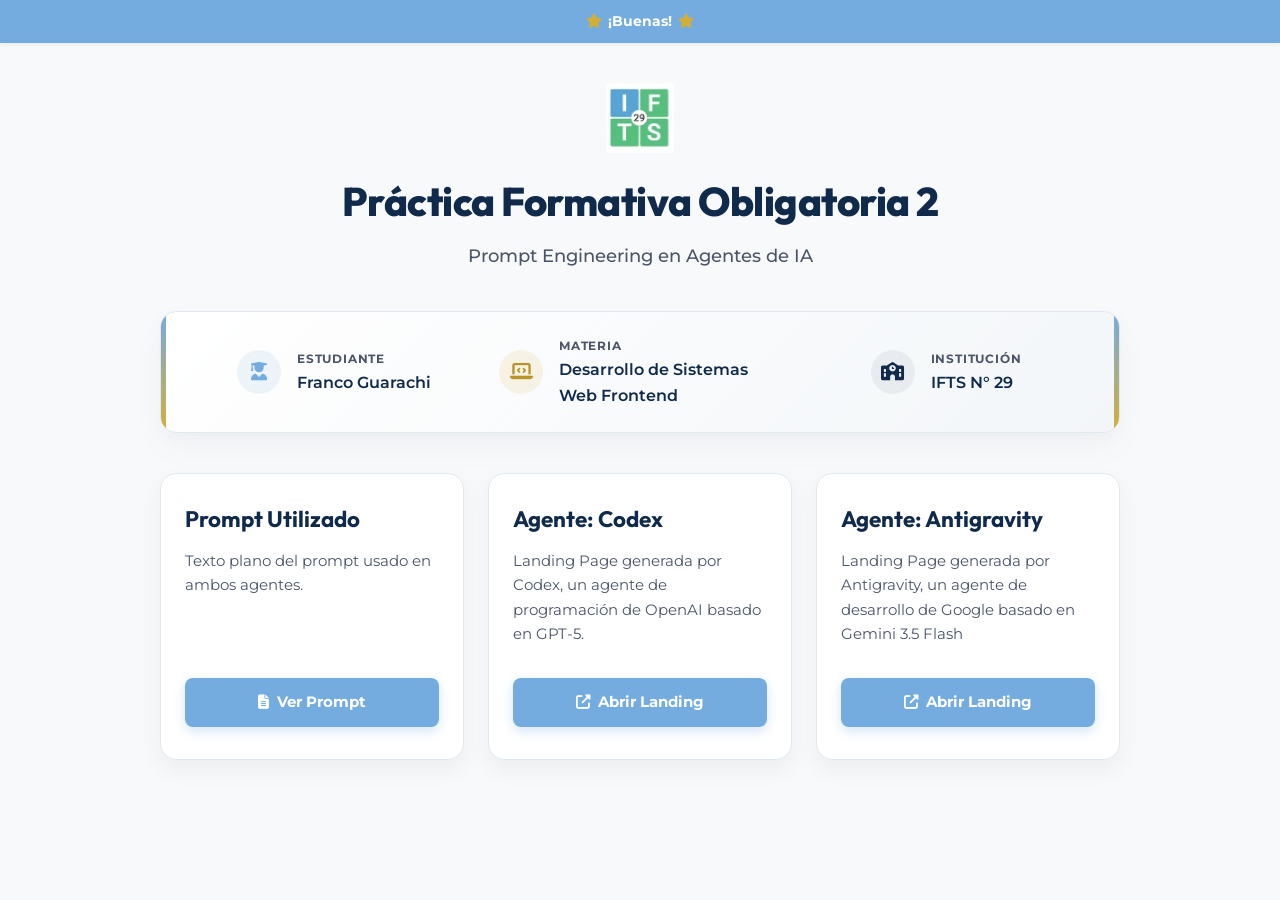
<file: index.html>
<!DOCTYPE html>
<html lang="es">

<head>
  <meta charset="UTF-8">
  <meta name="viewport" content="width=device-width, initial-scale=1.0">
  <title>Práctica Formativa Obligatoria 2 | Prompt Engineering en Agentes de IA</title>
  <!-- Google Fonts -->
  <link rel="preconnect" href="https://fonts.googleapis.com">
  <link rel="preconnect" href="https://fonts.gstatic.com" crossorigin>
  <link
    href="https://fonts.googleapis.com/css2?family=Montserrat:wght@300;400;500;600;700;800&family=Outfit:wght@400;600;700;800&display=swap"
    rel="stylesheet">
  <!-- Font Awesome Icons -->
  <link rel="stylesheet" href="https://cdnjs.cloudflare.com/ajax/libs/font-awesome/6.4.0/css/all.min.css">
  <!-- Styles -->
  <style>
    :root {
      --color-celeste: #74ACDF;
      --color-celeste-hover: #5A96CE;
      --color-blanco: #FFFFFF;
      --color-dorado: #D4AF37;
      --color-azul-oscuro: #0F2A4A;
      --color-azul-profundo: #0A192F;
      --color-gris-fondo: #F8F9FA;
      --color-gris-texto: #4A5568;
      --color-gris-borde: #E2E8F0;

      --font-primary: 'Montserrat', sans-serif;
      --font-header: 'Outfit', sans-serif;

      --border-radius-sm: 8px;
      --border-radius-md: 16px;

      --shadow-md: 0 10px 25px rgba(10, 25, 47, 0.05);
      --shadow-hover: 0 20px 40px rgba(116, 172, 223, 0.2);
      --transition-normal: all 0.3s cubic-bezier(0.4, 0, 0.2, 1);
    }

    * {
      box-sizing: border-box;
      margin: 0;
      padding: 0;
    }

    body {
      font-family: var(--font-primary);
      background-color: var(--color-gris-fondo);
      color: var(--color-azul-profundo);
      line-height: 1.6;
      display: flex;
      flex-direction: column;
      align-items: center;
      min-height: 100vh;
    }

    /* Top Announcement Bar */
    .announcement-bar {
      background-color: var(--color-celeste);
      color: var(--color-blanco);
      width: 100%;
      padding: 10px 0;
      font-size: 0.9rem;
      font-weight: 700;
      text-align: center;
      box-shadow: 0 2px 4px rgba(0, 0, 0, 0.05);
    }

    .announcement-bar span {
      display: inline-flex;
      align-items: center;
      gap: 6px;
    }

    .announcement-bar i {
      color: var(--color-dorado);
    }

    .container {
      width: 100%;
      max-width: 1000px;
      margin: 0 auto;
      padding: 40px 20px 60px;
      display: flex;
      flex-direction: column;
    }

    header {
      text-align: center;
      margin-bottom: 40px;
    }

    /* Logo Icon above header similar to Antigravity */
    .logo-badge {
      display: inline-flex;
      margin-bottom: 16px;
    }

    .logo-badge img {
      height: 70px;
      width: auto;
      object-fit: contain;
      transition: var(--transition-normal);
    }

    .logo-badge:hover img {
      transform: scale(1.05);
    }

    h1 {
      font-family: var(--font-header);
      font-size: clamp(2rem, 5vw, 2.5rem);
      font-weight: 800;
      color: var(--color-azul-oscuro);
      margin-bottom: 8px;
      letter-spacing: -0.5px;
    }

    .subtitle {
      font-size: clamp(0.95rem, 3vw, 1.15rem);
      color: var(--color-gris-texto);
      font-weight: 500;
    }

    /* Premium Metadata Card styles */
    .metadata-card {
      background: linear-gradient(135deg, var(--color-blanco) 0%, rgba(116, 172, 223, 0.04) 100%);
      border-radius: var(--border-radius-md);
      padding: 24px 32px;
      margin-bottom: 40px;
      box-shadow: 0 15px 35px rgba(15, 42, 74, 0.03), 0 5px 15px rgba(116, 172, 223, 0.05);
      border: 1px solid var(--color-gris-borde);
      position: relative;
      overflow: hidden;
      display: grid;
      grid-template-columns: repeat(3, 1fr);
      gap: 24px;
      transition: var(--transition-normal);
    }

    .metadata-card::before,
    .metadata-card::after {
      content: "";
      position: absolute;
      top: 0;
      bottom: 0;
      width: 5px;
      background: linear-gradient(180deg, var(--color-celeste) 0%, var(--color-dorado) 100%);
    }

    .metadata-card::before {
      left: 0;
    }

    .metadata-card::after {
      right: 0;
    }

    .metadata-card:hover {
      transform: translateY(-3px);
      box-shadow: 0 20px 40px rgba(116, 172, 223, 0.1), 0 5px 15px rgba(212, 175, 55, 0.06);
      border-color: rgba(116, 172, 223, 0.3);
    }

    .metadata-item {
      display: flex;
      align-items: center;
      gap: 16px;
      justify-self: center;
    }

    .metadata-icon {
      display: flex;
      width: 44px;
      height: 44px;
      border-radius: 50%;
      align-items: center;
      justify-content: center;
      font-size: 1.15rem;
      flex-shrink: 0;
      transition: var(--transition-normal);
    }

    .metadata-item:hover .metadata-icon {
      transform: scale(1.1);
    }

    .icon-celeste {
      background-color: rgba(116, 172, 223, 0.12);
      color: var(--color-celeste);
    }

    .icon-gold {
      background-color: rgba(212, 175, 55, 0.12);
      color: #b89326;
    }

    .icon-navy {
      background-color: rgba(15, 42, 74, 0.06);
      color: var(--color-azul-oscuro);
    }

    .metadata-text {
      display: flex;
      flex-direction: column;
    }

    .metadata-text .label {
      font-size: 0.75rem;
      text-transform: uppercase;
      font-weight: 700;
      letter-spacing: 0.8px;
      color: var(--color-gris-texto);
      margin-bottom: 2px;
    }

    .metadata-text .value {
      font-size: 1rem;
      font-weight: 600;
      color: var(--color-azul-oscuro);
    }

    /* Grid layout */
    .grid {
      display: grid;
      grid-template-columns: repeat(3, 1fr);
      gap: 24px;
      width: 100%;
    }

    /* Card styling */
    .card {
      background-color: var(--color-blanco);
      border: 1px solid var(--color-gris-borde);
      border-radius: var(--border-radius-md);
      padding: 32px 24px;
      display: flex;
      flex-direction: column;
      transition: var(--transition-normal);
      box-shadow: var(--shadow-md);
    }

    .card:hover {
      transform: translateY(-5px);
      box-shadow: var(--shadow-hover);
      border-color: var(--color-celeste);
    }

    .card h2 {
      font-family: var(--font-header);
      font-size: 1.4rem;
      font-weight: 700;
      color: var(--color-azul-oscuro);
      margin-bottom: 16px;
      line-height: 1.2;
    }

    .card p {
      color: var(--color-gris-texto);
      font-size: 0.95rem;
      line-height: 1.6;
      margin-bottom: 32px;
      flex-grow: 1;
    }

    .btn {
      display: inline-flex;
      align-items: center;
      justify-content: center;
      gap: 8px;
      background-color: var(--color-celeste);
      color: var(--color-blanco);
      padding: 12px 24px;
      font-weight: 700;
      font-size: 0.95rem;
      border-radius: var(--border-radius-sm);
      text-decoration: none;
      transition: var(--transition-normal);
      box-shadow: 0 4px 12px rgba(116, 172, 223, 0.3);
    }

    .btn:hover {
      background-color: var(--color-celeste-hover);
      transform: translateY(-2px);
      box-shadow: 0 6px 18px rgba(116, 172, 223, 0.5);
    }

    .btn i {
      font-size: 0.9rem;
    }

    /* Responsive */
    @media (max-width: 850px) {
      .grid {
        grid-template-columns: 1fr;
        gap: 20px;
      }

      .metadata-card {
        padding: 20px 24px;
        grid-template-columns: 1fr;
      }

      .metadata-item {
        justify-self: start;
      }
    }
  </style>
</head>

<body>

  <!-- Top Announcement Bar -->
  <div class="announcement-bar">
    <span>
      <i class="fas fa-star"></i>¡Buenas!<i class="fas fa-star"></i>
    </span>
  </div>

  <div class="container">
    <header>
      <div class="logo-badge">
        <img src="Logo IFTS29.png" alt="Logo IFTS 29">
      </div>
      <h1>Práctica Formativa Obligatoria 2</h1>
      <div class="subtitle">Prompt Engineering en Agentes de IA</div>
    </header>

    <div class="metadata-card">
      <div class="metadata-item">
        <div class="metadata-icon icon-celeste">
          <i class="fa-solid fa-user-graduate"></i>
        </div>
        <div class="metadata-text">
          <span class="label">Estudiante</span>
          <span class="value">Franco Guarachi</span>
        </div>
      </div>
      <div class="metadata-item">
        <div class="metadata-icon icon-gold">
          <i class="fa-solid fa-laptop-code"></i>
        </div>
        <div class="metadata-text">
          <span class="label">Materia</span>
          <span class="value">Desarrollo de Sistemas Web Frontend</span>
        </div>
      </div>
      <div class="metadata-item">
        <div class="metadata-icon icon-navy">
          <i class="fa-solid fa-school"></i>
        </div>
        <div class="metadata-text">
          <span class="label">Institución</span>
          <span class="value">IFTS N° 29</span>
        </div>
      </div>
    </div>

    <div class="grid">
      <!-- Card 1 -->
      <div class="card">
        <h2>Prompt Utilizado</h2>
        <p>Texto plano del prompt usado en ambos agentes.</p>
        <a href="prompt.html" class="btn" target="_blank">
          <i class="fas fa-file-alt"></i> Ver Prompt
        </a>
      </div>

      <!-- Card 2 -->
      <div class="card">
        <h2>Agente: Codex</h2>
        <p>Landing Page generada por Codex, un agente de programación de OpenAI basado en GPT-5.</p>
        <a href="Codex/index.html" class="btn">
          <i class="fas fa-external-link-alt"></i> Abrir Landing
        </a>
      </div>

      <!-- Card 3 -->
      <div class="card">
        <h2>Agente: Antigravity</h2>
        <p>Landing Page generada por Antigravity, un agente de desarrollo de Google basado en Gemini 3.5 Flash</p>
        <a href="Antigravity/index.html" class="btn">
          <i class="fas fa-external-link-alt"></i> Abrir Landing
        </a>
      </div>
    </div>
  </div>

</body>

</html>
</file>
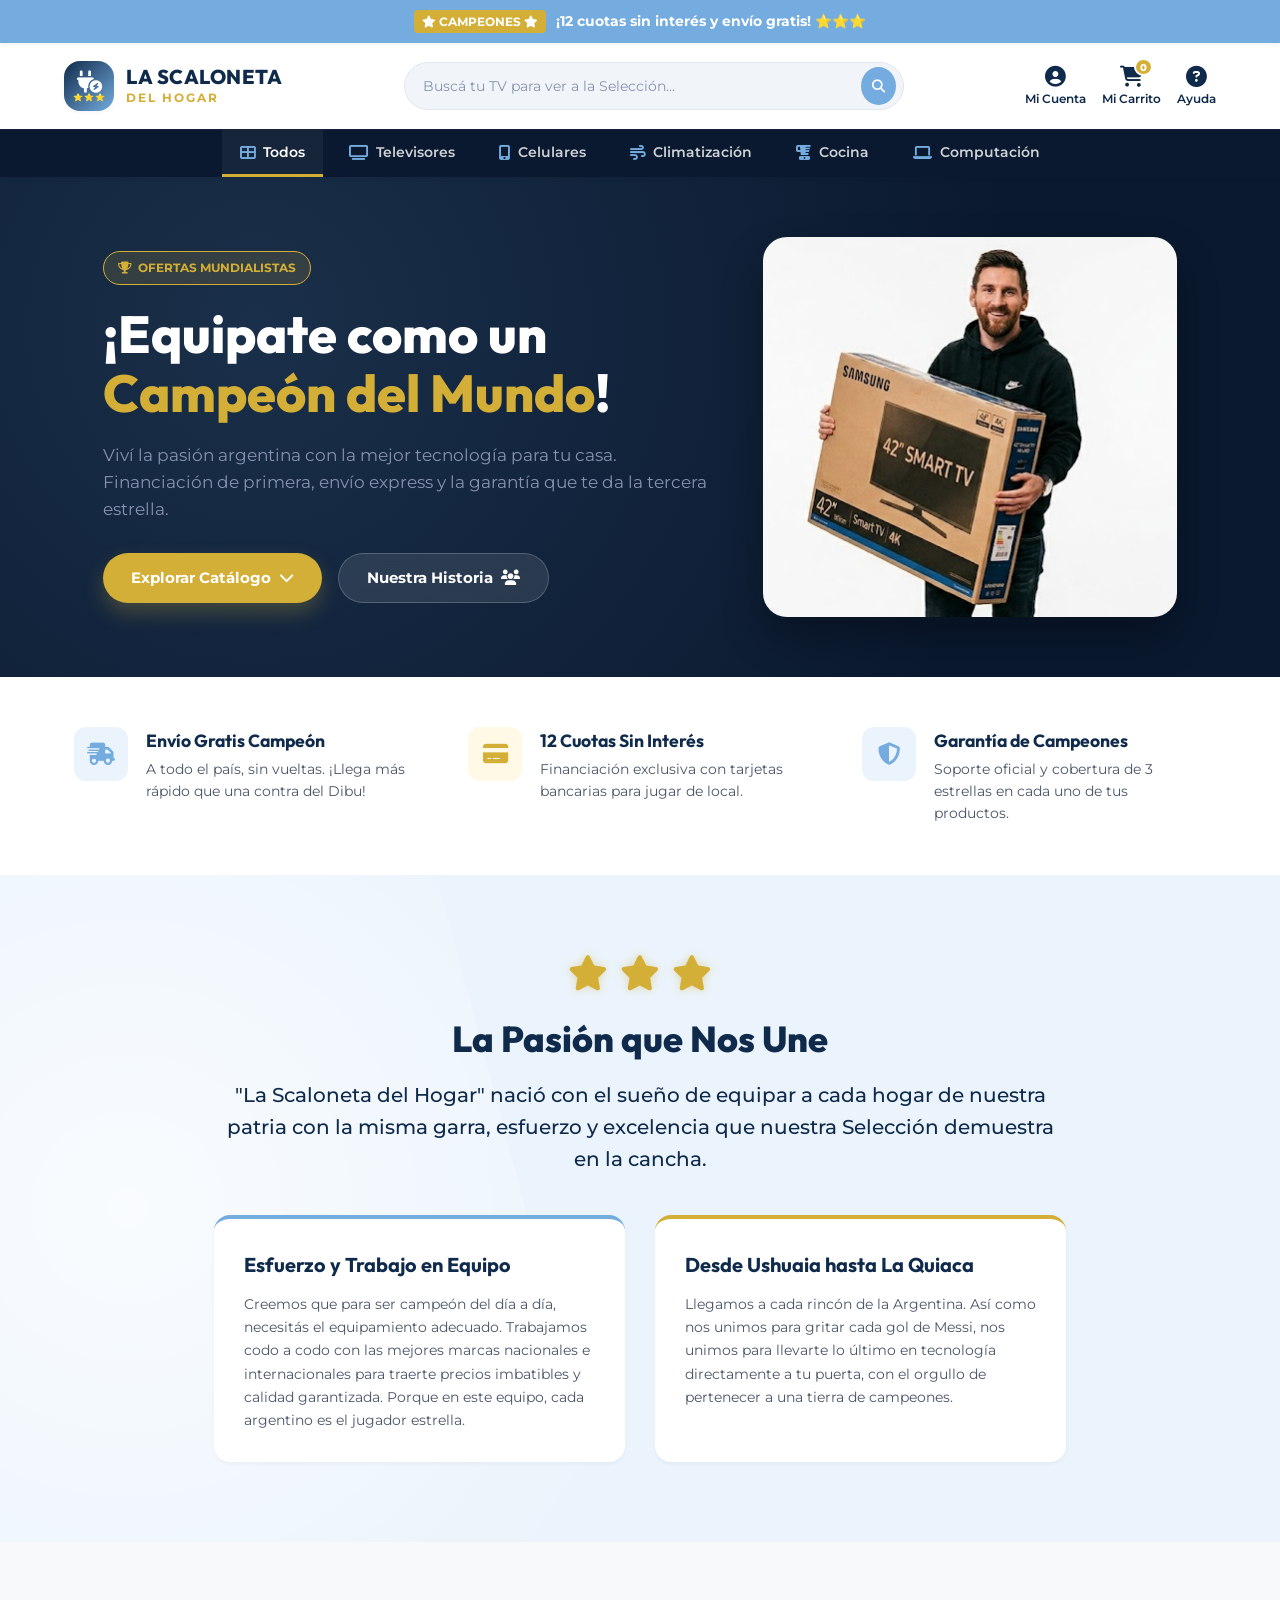
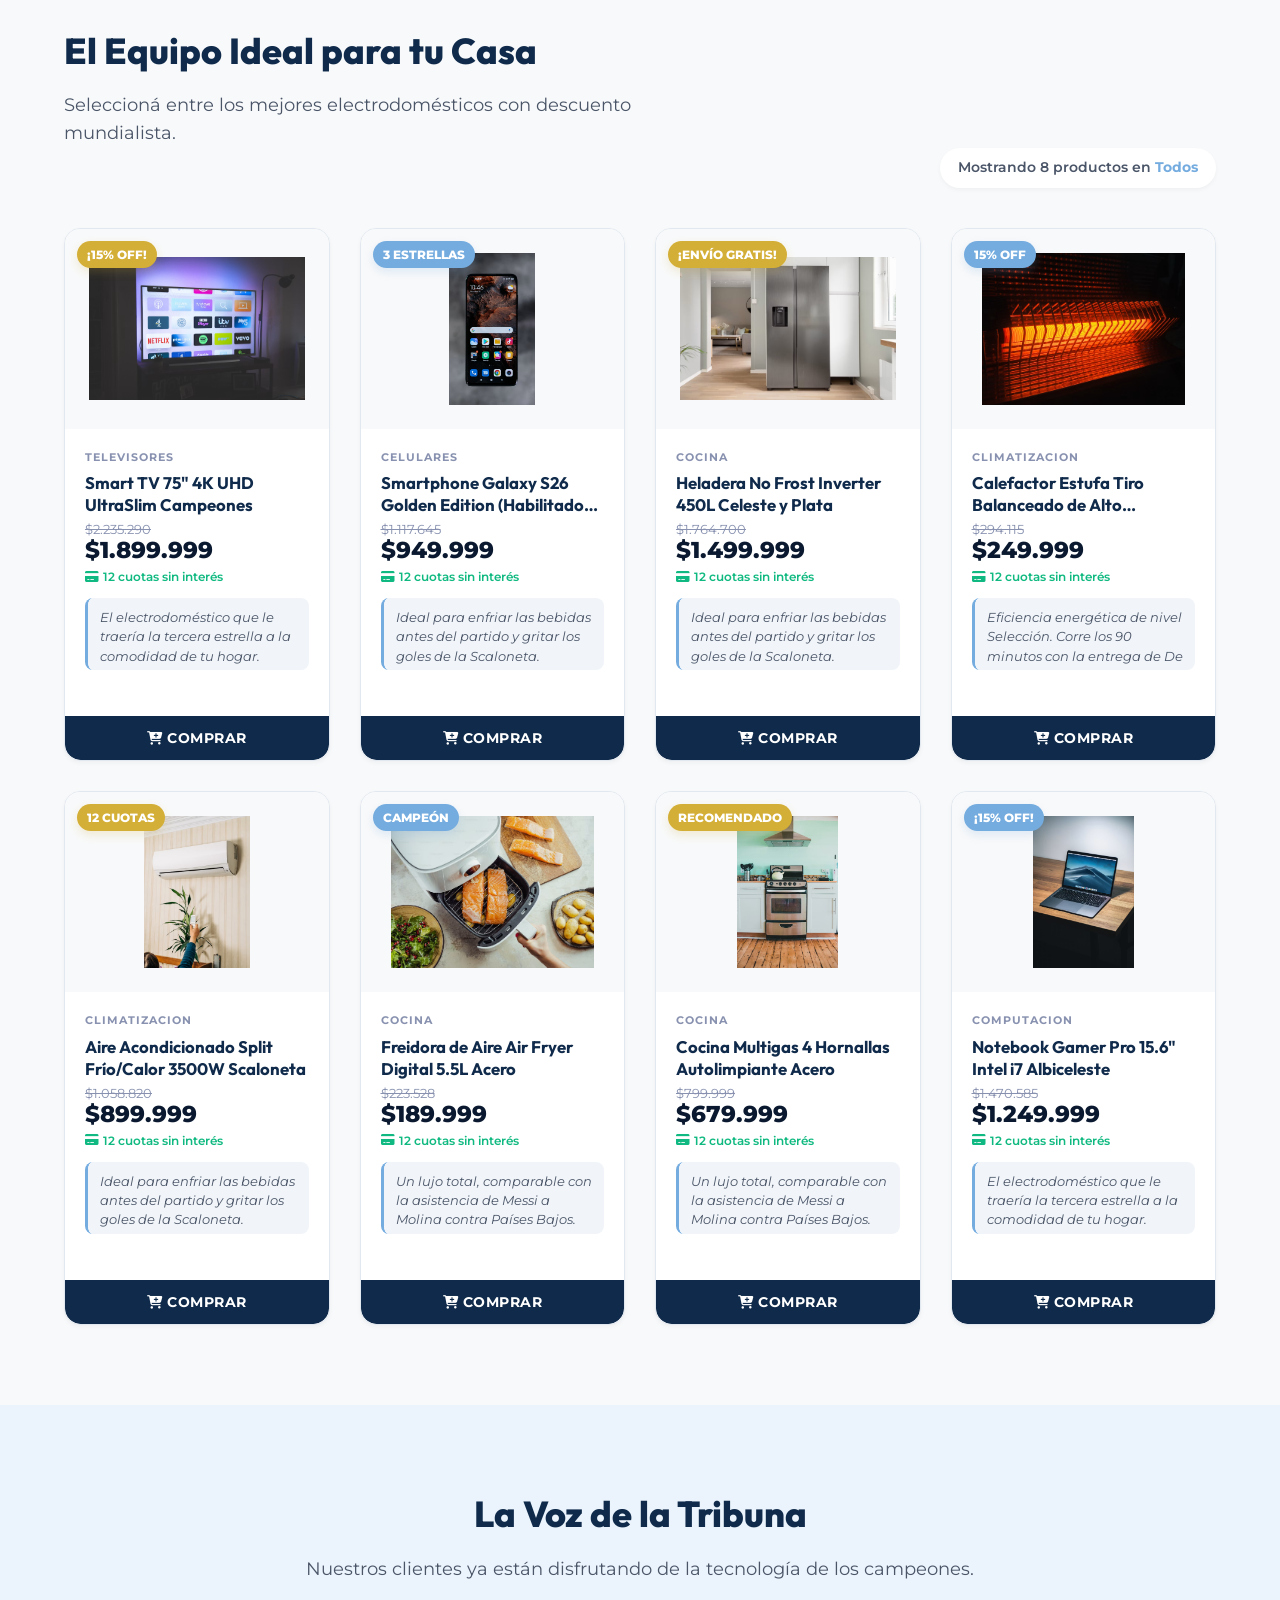
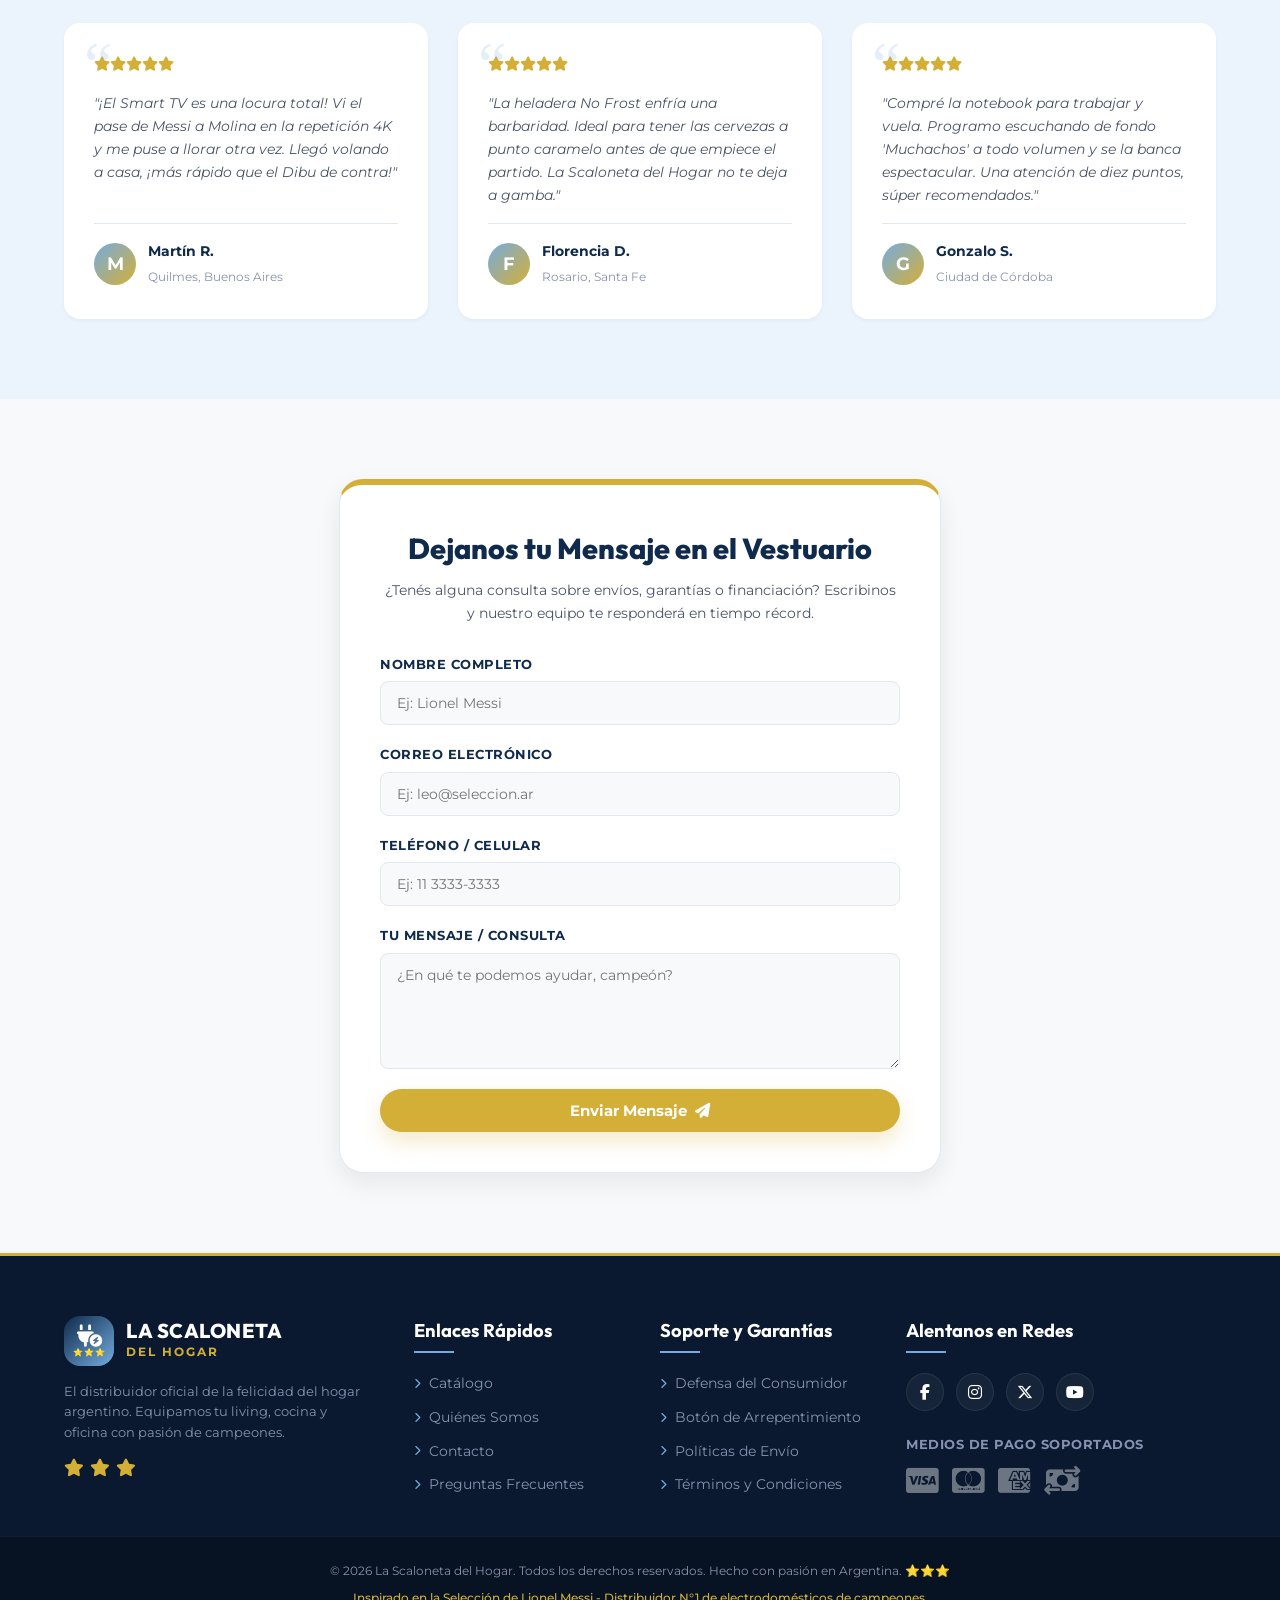
<file: Antigravity/index.html>
<!DOCTYPE html>
<html lang="es">

<head>
  <meta charset="UTF-8">
  <meta name="viewport" content="width=device-width, initial-scale=1.0">
  <meta name="description"
    content="La Scaloneta del Hogar - Tienda de electrodomésticos n°1 de Argentina. ¡Equipate como un Campeón del Mundo! 12 cuotas sin interés y envío gratis a todo el país.">
  <title>La Scaloneta del Hogar | Electrodomésticos de Campeones ⭐⭐⭐</title>
  <!-- Google Fonts -->
  <link rel="preconnect" href="https://fonts.googleapis.com">
  <link rel="preconnect" href="https://fonts.gstatic.com" crossorigin>
  <link
    href="https://fonts.googleapis.com/css2?family=Montserrat:wght@300;400;500;600;700;800&family=Outfit:wght@400;600;700;800&display=swap"
    rel="stylesheet">
  <!-- Font Awesome Icons -->
  <link rel="stylesheet" href="https://cdnjs.cloudflare.com/ajax/libs/font-awesome/6.4.0/css/all.min.css">
  <!-- Custom Styles -->
  <link rel="stylesheet" href="styles.css">
</head>

<body>

  <!-- 1. Barra de Anuncios Superior -->
  <div class="announcement-bar">
    <div class="announcement-content">
      <span class="announcement-badge"><i class="fas fa-star"></i> CAMPEONES <i class="fas fa-star"></i></span>
      <span>¡12 cuotas sin interés y envío gratis! ⭐⭐⭐</span>
    </div>
  </div>

  <!-- 2. Cabecera Principal (Header) -->
  <header class="main-header">
    <div class="header-container">
      <!-- Logo -->
      <a href="#" class="logo-container" id="logoLink">
        <div class="logo-icon">
          <i class="fa-solid fa-plug-circle-bolt"></i>
          <div class="stars-mini">⭐⭐⭐</div>
        </div>
        <div class="logo-text">
          <span class="logo-brand">LA SCALONETA</span>
          <span class="logo-sub">DEL HOGAR</span>
        </div>
      </a>

      <!-- Buscador -->
      <div class="search-container">
        <form class="search-form" id="searchForm">
          <input type="text" id="searchInput" placeholder="Buscá tu TV para ver a la Selección..."
            aria-label="Buscar electrodomésticos">
          <button type="submit" aria-label="Buscar">
            <i class="fas fa-search"></i>
          </button>
        </form>
      </div>

      <!-- Iconos de Utilidad -->
      <div class="utility-actions">
        <button class="utility-btn" aria-label="Mi Cuenta">
          <i class="fas fa-user-circle"></i>
          <span>Mi Cuenta</span>
        </button>
        <button class="utility-btn cart-btn" id="cartBtn" aria-label="Mi Carrito">
          <div class="cart-icon-wrapper">
            <i class="fas fa-shopping-cart"></i>
            <span class="cart-badge" id="cartBadge">0</span>
          </div>
          <span>Mi Carrito</span>
        </button>
        <button class="utility-btn" aria-label="Ayuda">
          <i class="fas fa-question-circle"></i>
          <span>Ayuda</span>
        </button>
      </div>
    </div>

    <!-- Menú de Categorías -->
    <nav class="categories-nav">
      <ul class="categories-list" id="categoriesList">
        <li><button class="category-btn active" data-category="todos"><i class="fas fa-th-large"></i> Todos</button>
        </li>
        <li><button class="category-btn" data-category="televisores"><i class="fas fa-tv"></i> Televisores</button></li>
        <li><button class="category-btn" data-category="celulares"><i class="fas fa-mobile-alt"></i> Celulares</button>
        </li>
        <li><button class="category-btn" data-category="climatizacion"><i class="fas fa-wind"></i>
            Climatización</button></li>
        <li><button class="category-btn" data-category="cocina"><i class="fas fa-blender"></i> Cocina</button></li>
        <li><button class="category-btn" data-category="computacion"><i class="fas fa-laptop"></i> Computación</button>
        </li>
      </ul>
    </nav>
  </header>

  <!-- 3. Hero Section -->
  <section class="hero-section">
    <div class="hero-bg-overlay"></div>
    <div class="hero-container">
      <div class="hero-content">
        <span class="hero-tag"><i class="fas fa-trophy"></i> OFERTAS MUNDIALISTAS</span>
        <h1 class="hero-title">¡Equipate como un <span class="highlight">Campeón del Mundo</span>!</h1>
        <p class="hero-subtitle">Viví la pasión argentina con la mejor tecnología para tu casa. Financiación de primera,
          envío express y la garantía que te da la tercera estrella.</p>
        <div class="hero-buttons">
          <a href="#catalogo" class="btn btn-primary btn-gold" id="heroCTA">
            Explorar Catálogo <i class="fas fa-chevron-down"></i>
          </a>
          <a href="#nosotros" class="btn btn-secondary">
            Nuestra Historia <i class="fas fa-users"></i>
          </a>
        </div>
      </div>
      <div class="hero-image-wrapper">
        <img src="messiTV.png" alt="Lionel Messi celebrando la Copa del Mundo con la Selección Argentina"
          class="hero-img">
        <div class="hero-img-overlay"></div>
      </div>
    </div>
  </section>

  <!-- 4. Servicios / Características Principales (Beneficios) -->
  <section class="benefits-section">
    <div class="benefits-container">
      <div class="benefit-card">
        <div class="benefit-icon">
          <i class="fas fa-truck-fast"></i>
        </div>
        <div class="benefit-info">
          <h3>Envío Gratis Campeón</h3>
          <p>A todo el país, sin vueltas. ¡Llega más rápido que una contra del Dibu!</p>
        </div>
      </div>
      <div class="benefit-card">
        <div class="benefit-icon">
          <i class="fas fa-credit-card"></i>
        </div>
        <div class="benefit-info">
          <h3>12 Cuotas Sin Interés</h3>
          <p>Financiación exclusiva con tarjetas bancarias para jugar de local.</p>
        </div>
      </div>
      <div class="benefit-card">
        <div class="benefit-icon">
          <i class="fas fa-shield-halved"></i>
        </div>
        <div class="benefit-info">
          <h3>Garantía de Campeones</h3>
          <p>Soporte oficial y cobertura de 3 estrellas en cada uno de tus productos.</p>
        </div>
      </div>
    </div>
  </section>

  <!-- 5. Descripción / Sobre Nosotros -->
  <section class="about-section" id="nosotros">
    <div class="about-container">
      <div class="about-stars">
        <i class="fas fa-star gold-star animate-pulse-star"></i>
        <i class="fas fa-star gold-star animate-pulse-star delay-1"></i>
        <i class="fas fa-star gold-star animate-pulse-star delay-2"></i>
      </div>
      <h2 class="section-title text-center">La Pasión que Nos Une</h2>
      <p class="about-lead text-center">"La Scaloneta del Hogar" nació con el sueño de equipar a cada hogar de nuestra
        patria con la misma garra, esfuerzo y excelencia que nuestra Selección demuestra en la cancha.</p>
      <div class="about-grid">
        <div class="about-text-block">
          <h3>Esfuerzo y Trabajo en Equipo</h3>
          <p>Creemos que para ser campeón del día a día, necesitás el equipamiento adecuado. Trabajamos codo a codo con
            las mejores marcas nacionales e internacionales para traerte precios imbatibles y calidad garantizada.
            Porque en este equipo, cada argentino es el jugador estrella.</p>
        </div>
        <div class="about-text-block">
          <h3>Desde Ushuaia hasta La Quiaca</h3>
          <p>Llegamos a cada rincón de la Argentina. Así como nos unimos para gritar cada gol de Messi, nos unimos para
            llevarte lo último en tecnología directamente a tu puerta, con el orgullo de pertenecer a una tierra de
            campeones.</p>
        </div>
      </div>
    </div>
  </section>

  <!-- 6. Catálogo de Electrodomésticos -->
  <section class="catalog-section" id="catalogo">
    <div class="container">
      <div class="catalog-header">
        <div class="catalog-title-wrapper">
          <h2 class="section-title">El Equipo Ideal para tu Casa</h2>
          <p class="section-subtitle">Seleccioná entre los mejores electrodomésticos con descuento mundialista.</p>
        </div>
        <div class="catalog-results-info">
          Mostrando <span id="resultsCount">8</span> productos en <span id="currentCategoryText"
            class="highlight-celeste">Todas las categorías</span>
        </div>
      </div>

      <!-- Grid de Productos -->
      <div class="products-grid" id="productsGrid">
        <!-- Renderizado dinámico con JS -->
      </div>

      <!-- Mensaje de no resultados -->
      <div class="no-results" id="noResults" style="display: none;">
        <i class="fas fa-search-minus"></i>
        <h3>¡Huuuy, pasó rozando el palo!</h3>
        <p>No encontramos ningún producto que coincida con tu búsqueda. Intentá con otro término o seleccioná otra
          categoría.</p>
        <button class="btn btn-primary btn-gold" id="resetSearchBtn">Ver todos los productos</button>
      </div>
    </div>
  </section>

  <!-- 7. Testimonios / Reseñas de Clientes -->
  <section class="testimonials-section">
    <div class="container">
      <h2 class="section-title text-center">La Voz de la Tribuna</h2>
      <p class="section-subtitle text-center">Nuestros clientes ya están disfrutando de la tecnología de los campeones.
      </p>

      <div class="testimonials-grid">
        <div class="testimonial-card">
          <div class="testimonial-rating">
            <i class="fas fa-star"></i><i class="fas fa-star"></i><i class="fas fa-star"></i><i
              class="fas fa-star"></i><i class="fas fa-star"></i>
          </div>
          <p class="testimonial-text">"¡El Smart TV es una locura total! Vi el pase de Messi a Molina en la repetición
            4K y me puse a llorar otra vez. Llegó volando a casa, ¡más rápido que el Dibu de contra!"</p>
          <div class="testimonial-user">
            <div class="user-avatar">M</div>
            <div class="user-info">
              <h4>Martín R.</h4>
              <span>Quilmes, Buenos Aires</span>
            </div>
          </div>
        </div>

        <div class="testimonial-card">
          <div class="testimonial-rating">
            <i class="fas fa-star"></i><i class="fas fa-star"></i><i class="fas fa-star"></i><i
              class="fas fa-star"></i><i class="fas fa-star"></i>
          </div>
          <p class="testimonial-text">"La heladera No Frost enfría una barbaridad. Ideal para tener las cervezas a punto
            caramelo antes de que empiece el partido. La Scaloneta del Hogar no te deja a gamba."</p>
          <div class="testimonial-user">
            <div class="user-avatar">F</div>
            <div class="user-info">
              <h4>Florencia D.</h4>
              <span>Rosario, Santa Fe</span>
            </div>
          </div>
        </div>

        <div class="testimonial-card">
          <div class="testimonial-rating">
            <i class="fas fa-star"></i><i class="fas fa-star"></i><i class="fas fa-star"></i><i
              class="fas fa-star"></i><i class="fas fa-star"></i>
          </div>
          <p class="testimonial-text">"Compré la notebook para trabajar y vuela. Programo escuchando de fondo
            'Muchachos' a todo volumen y se la banca espectacular. Una atención de diez puntos, súper recomendados."</p>
          <div class="testimonial-user">
            <div class="user-avatar">G</div>
            <div class="user-info">
              <h4>Gonzalo S.</h4>
              <span>Ciudad de Córdoba</span>
            </div>
          </div>
        </div>
      </div>
    </div>
  </section>

  <!-- 8. Formulario de Contacto -->
  <section class="contact-section" id="contacto">
    <div class="contact-container">
      <div class="contact-card">
        <div class="contact-header-block">
          <h2>Dejanos tu Mensaje en el Vestuario</h2>
          <p>¿Tenés alguna consulta sobre envíos, garantías o financiación? Escribinos y nuestro equipo te responderá en
            tiempo récord.</p>
        </div>
        <form class="contact-form" id="contactForm">
          <div class="form-group">
            <label for="contactName">Nombre Completo</label>
            <input type="text" id="contactName" required placeholder="Ej: Lionel Messi">
          </div>
          <div class="form-group">
            <label for="contactEmail">Correo Electrónico</label>
            <input type="email" id="contactEmail" required placeholder="Ej: leo@seleccion.ar">
          </div>
          <div class="form-group">
            <label for="contactPhone">Teléfono / Celular</label>
            <input type="tel" id="contactPhone" required placeholder="Ej: 11 3333-3333">
          </div>
          <div class="form-group">
            <label for="contactMessage">Tu Mensaje / Consulta</label>
            <textarea id="contactMessage" rows="5" required
              placeholder="¿En qué te podemos ayudar, campeón?"></textarea>
          </div>
          <button type="submit" class="btn btn-primary btn-block btn-gold">
            Enviar Mensaje <i class="fas fa-paper-plane"></i>
          </button>
        </form>
        <div class="contact-success-msg" id="contactSuccess" style="display: none;">
          <div class="success-icon"><i class="fas fa-circle-check"></i></div>
          <h3>¡Mensaje enviado con éxito, campeón!</h3>
          <p>Tu consulta ya está en manos de nuestro cuerpo técnico. Te responderemos por mail o celular antes de lo que
            te imaginás. ¡Gracias por confiar en nosotros!</p>
          <button class="btn btn-secondary btn-sm" id="resetContactFormBtn">Enviar otro mensaje</button>
        </div>
      </div>
    </div>
  </section>

  <!-- 9. Pie de Página (Footer) -->
  <footer class="main-footer">
    <div class="footer-container">
      <!-- Columna Logo/Info -->
      <div class="footer-col footer-about">
        <div class="logo-container">
          <div class="logo-icon">
            <i class="fa-solid fa-plug-circle-bolt"></i>
            <div class="stars-mini">⭐⭐⭐</div>
          </div>
          <div class="logo-text">
            <span class="logo-brand">LA SCALONETA</span>
            <span class="logo-sub">DEL HOGAR</span>
          </div>
        </div>
        <p class="footer-desc">El distribuidor oficial de la felicidad del hogar argentino. Equipamos tu living, cocina
          y oficina con pasión de campeones.</p>
        <div class="stars-footer">
          <i class="fas fa-star"></i>
          <i class="fas fa-star"></i>
          <i class="fas fa-star"></i>
        </div>
      </div>

      <!-- Columna Enlaces Rápidos -->
      <div class="footer-col">
        <h3>Enlaces Rápidos</h3>
        <ul class="footer-links">
          <li><a href="#catalogo"><i class="fas fa-chevron-right"></i> Catálogo</a></li>
          <li><a href="#nosotros"><i class="fas fa-chevron-right"></i> Quiénes Somos</a></li>
          <li><a href="#contacto"><i class="fas fa-chevron-right"></i> Contacto</a></li>
          <li><a href="#"><i class="fas fa-chevron-right"></i> Preguntas Frecuentes</a></li>
        </ul>
      </div>

      <!-- Columna Soporte / Legal -->
      <div class="footer-col">
        <h3>Soporte y Garantías</h3>
        <ul class="footer-links">
          <li><a href="#"><i class="fas fa-chevron-right"></i> Defensa del Consumidor</a></li>
          <li><a href="#"><i class="fas fa-chevron-right"></i> Botón de Arrepentimiento</a></li>
          <li><a href="#"><i class="fas fa-chevron-right"></i> Políticas de Envío</a></li>
          <li><a href="#"><i class="fas fa-chevron-right"></i> Términos y Condiciones</a></li>
        </ul>
      </div>

      <!-- Columna Redes y Medios de Pago -->
      <div class="footer-col footer-social">
        <h3>Alentanos en Redes</h3>
        <div class="social-icons">
          <a href="#" aria-label="Facebook"><i class="fab fa-facebook-f"></i></a>
          <a href="#" aria-label="Instagram"><i class="fab fa-instagram"></i></a>
          <a href="#" aria-label="Twitter"><i class="fab fa-x-twitter"></i></a>
          <a href="#" aria-label="YouTube"><i class="fab fa-youtube"></i></a>
        </div>
        <div class="payments-methods">
          <h4>Medios de Pago Soportados</h4>
          <div class="payment-logos">
            <i class="fab fa-cc-visa" title="Visa"></i>
            <i class="fab fa-cc-mastercard" title="Mastercard"></i>
            <i class="fab fa-cc-amex" title="American Express"></i>
            <i class="fa-solid fa-money-bill-transfer" title="Transferencia Bancaria"></i>
          </div>
        </div>
      </div>
    </div>

    <!-- Copyright -->
    <div class="footer-bottom">
      <div class="footer-bottom-container">
        <p>&copy; 2026 La Scaloneta del Hogar. Todos los derechos reservados. Hecho con pasión en Argentina. ⭐⭐⭐</p>
        <p class="author-credits">Inspirado en la Selección de Lionel Messi - Distribuidor N°1 de electrodomésticos de
          campeones.</p>
      </div>
    </div>
  </footer>

  <!-- Modal del Carrito (Simulación) -->
  <div class="modal-overlay" id="cartModal">
    <div class="cart-modal">
      <div class="cart-modal-header">
        <h3><i class="fas fa-shopping-cart"></i> Tu Carrito de Campeón</h3>
        <button class="close-modal-btn" id="closeCartModal">&times;</button>
      </div>
      <div class="cart-modal-body">
        <div class="empty-cart-state" id="emptyCartState">
          <i class="fas fa-shopping-basket"></i>
          <p>Tu carrito está vacío. ¡Corré a buscar las mejores ofertas!</p>
          <button class="btn btn-primary btn-gold btn-sm" id="cartExploreBtn">Explorar Catálogo</button>
        </div>
        <div class="cart-items-container" id="cartItemsContainer" style="display: none;">
          <!-- Items del carrito inyectados dinámicamente -->
        </div>
      </div>
      <div class="cart-modal-footer" id="cartModalFooter" style="display: none;">
        <div class="cart-total-row">
          <span>Total:</span>
          <span class="cart-total-price" id="cartTotalPrice">$0</span>
        </div>
        <div class="cart-modal-actions">
          <button class="btn btn-secondary btn-sm" id="clearCartBtn">Vaciar Carrito</button>
          <button class="btn btn-primary btn-gold" id="checkoutBtn">Finalizar Compra <i
              class="fas fa-check-double"></i></button>
        </div>
      </div>
    </div>
  </div>

  <!-- Script Principal -->
  <script src="app.js"></script>
</body>

</html>
</file>
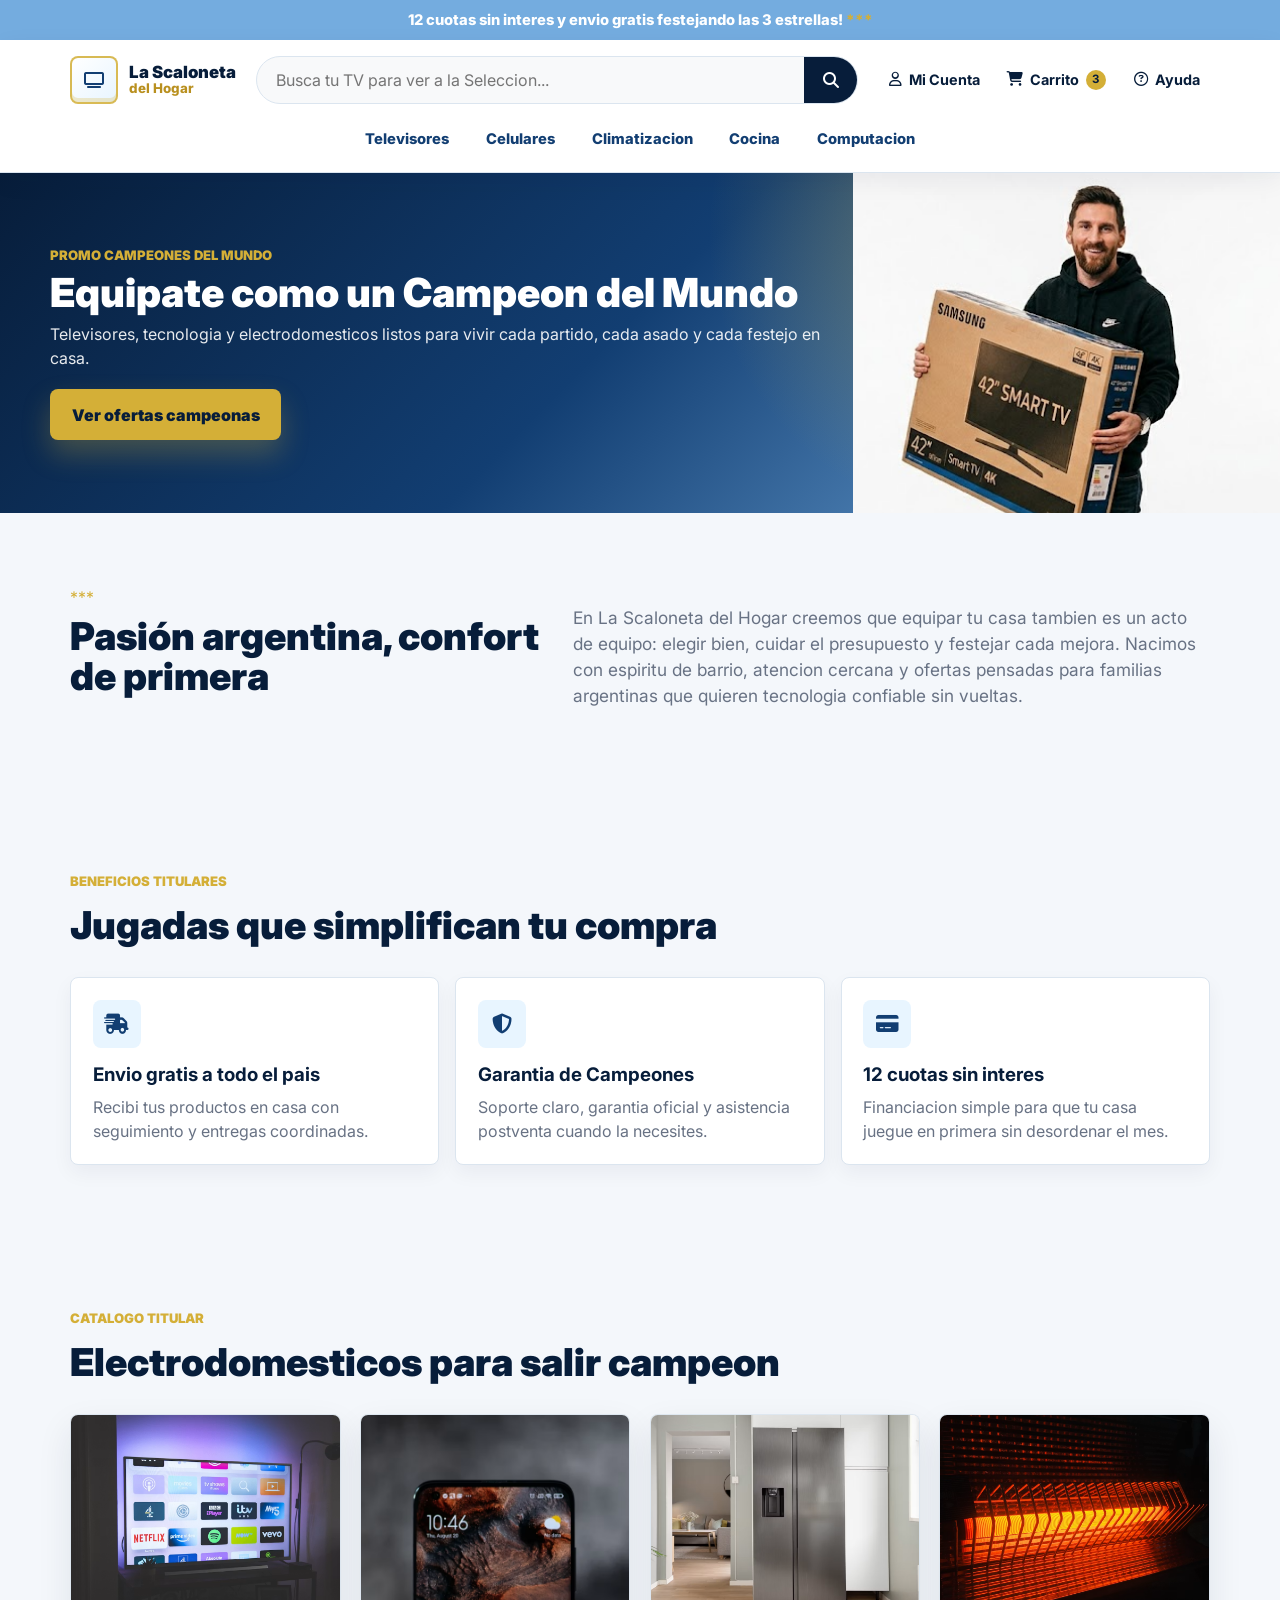
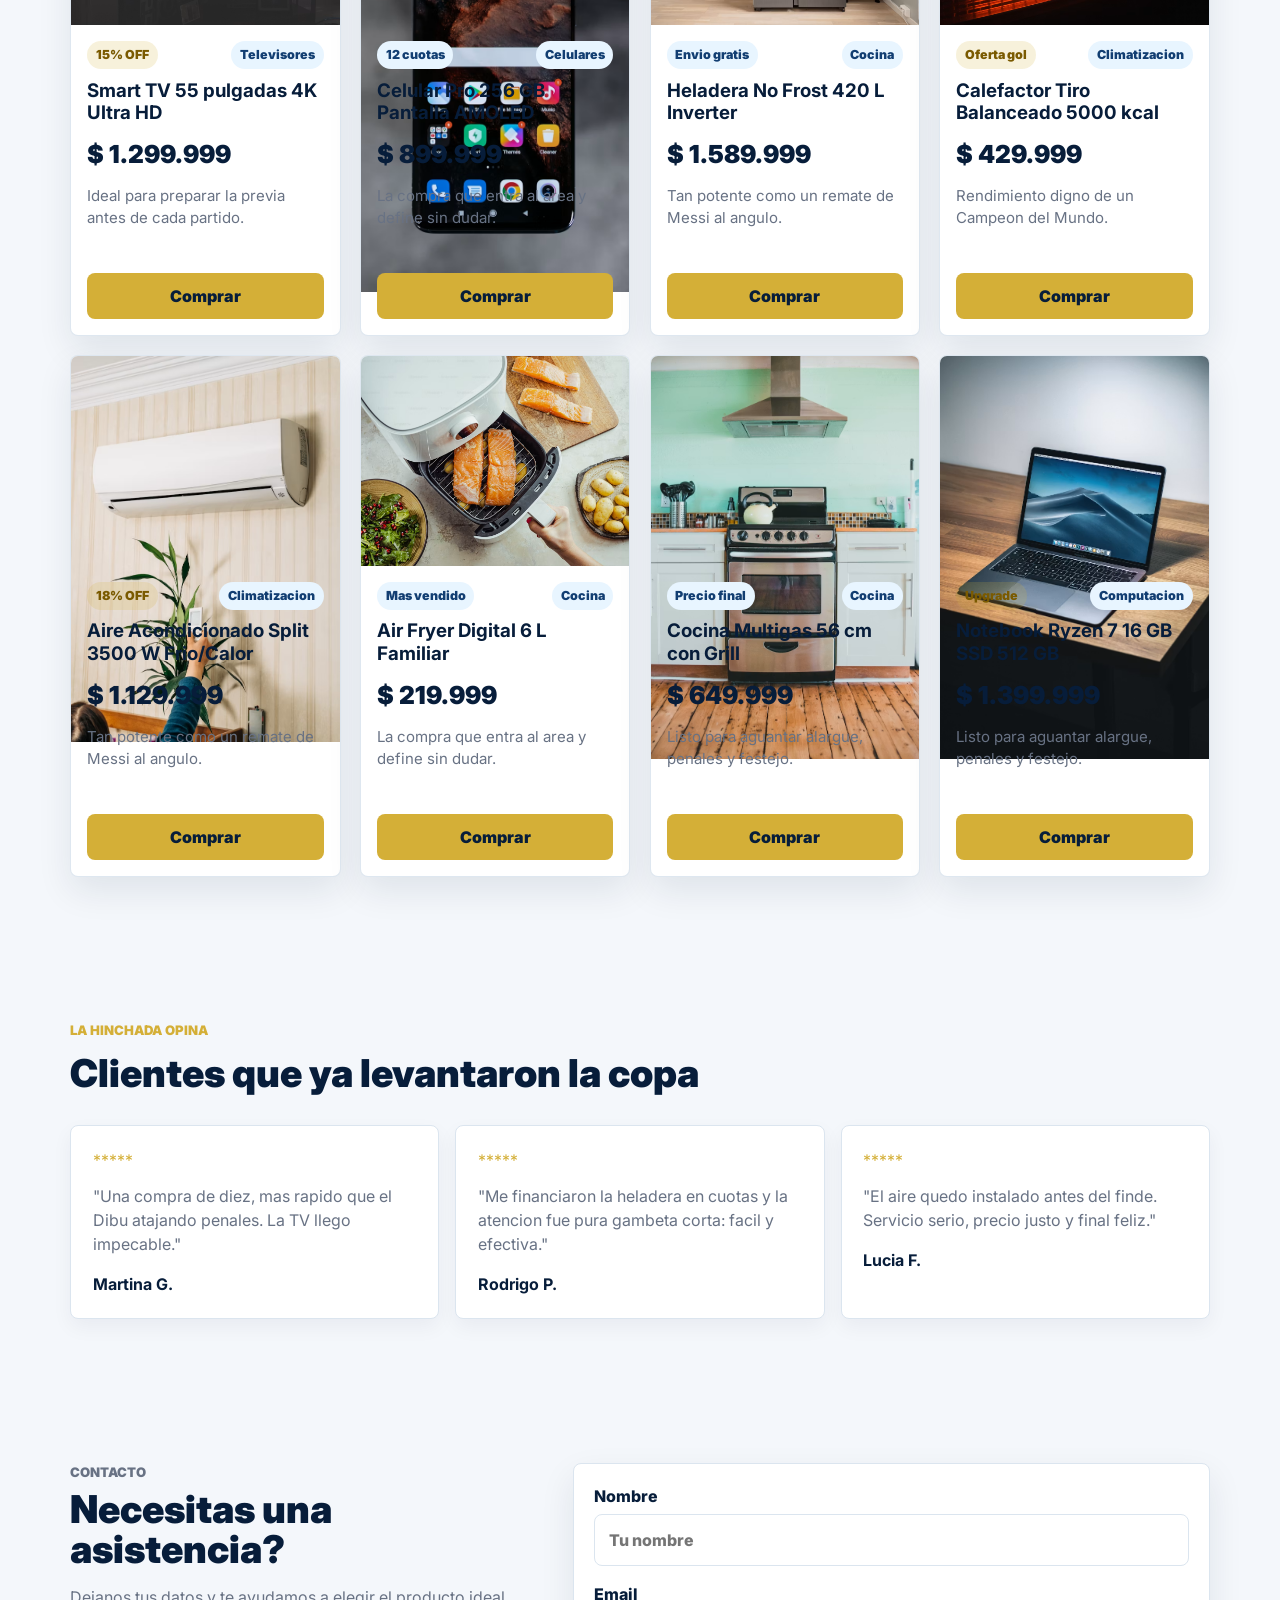
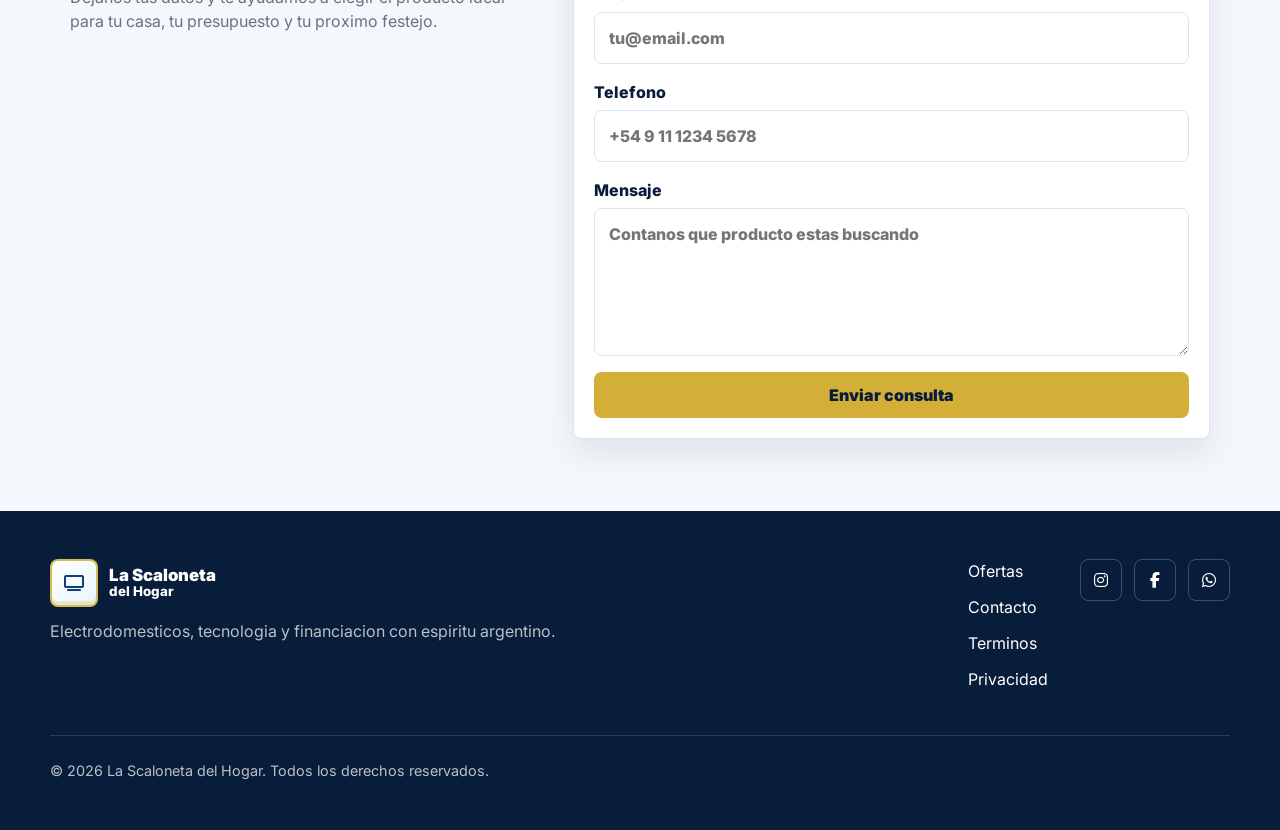
<file: Codex/index.html>
<!DOCTYPE html>
<html lang="es-AR">
<head>
  <meta charset="UTF-8">
  <meta name="viewport" content="width=device-width, initial-scale=1.0">
  <meta name="description" content="La Scaloneta del Hogar: electrodomesticos, tecnologia y cuotas en Argentina con espiritu campeon.">
  <title>La Scaloneta del Hogar | Electrodomesticos Campeones</title>
  <link rel="preconnect" href="https://fonts.googleapis.com">
  <link rel="preconnect" href="https://fonts.gstatic.com" crossorigin>
  <link href="https://fonts.googleapis.com/css2?family=Inter:wght@400;500;600;700;800&display=swap" rel="stylesheet">
  <link rel="stylesheet" href="https://cdnjs.cloudflare.com/ajax/libs/font-awesome/6.5.2/css/all.min.css">
  <link rel="stylesheet" href="styles.css">
</head>
<body>
  <div class="announcement">
    <p>12 cuotas sin interes y envio gratis festejando las 3 estrellas! <span aria-hidden="true">***</span></p>
  </div>

  <header class="site-header">
    <div class="header-main">
      <a class="brand" href="#" aria-label="Inicio La Scaloneta del Hogar">
        <span class="brand-mark" aria-hidden="true">
          <i class="fa-solid fa-tv"></i>
        </span>
        <span class="brand-copy">
          <strong>La Scaloneta</strong>
          <small>del Hogar</small>
        </span>
      </a>

      <form class="search" aria-label="Buscar productos">
        <label class="sr-only" for="site-search">Buscar productos</label>
        <input id="site-search" type="search" placeholder="Busca tu TV para ver a la Seleccion..." autocomplete="off">
        <button type="submit" aria-label="Buscar">
          <i class="fa-solid fa-magnifying-glass" aria-hidden="true"></i>
        </button>
      </form>

      <nav class="utility-nav" aria-label="Accesos rapidos">
        <a href="#contacto" aria-label="Mi cuenta">
          <i class="fa-regular fa-user" aria-hidden="true"></i>
          <span>Mi Cuenta</span>
        </a>
        <a class="cart-link" href="#catalogo" aria-label="Carrito con 3 productos">
          <i class="fa-solid fa-cart-shopping" aria-hidden="true"></i>
          <span>Carrito</span>
          <b>3</b>
        </a>
        <a href="#contacto" aria-label="Ayuda">
          <i class="fa-regular fa-circle-question" aria-hidden="true"></i>
          <span>Ayuda</span>
        </a>
      </nav>
    </div>

    <nav class="category-nav" aria-label="Categorias principales">
      <a href="#catalogo">Televisores</a>
      <a href="#catalogo">Celulares</a>
      <a href="#catalogo">Climatizacion</a>
      <a href="#catalogo">Cocina</a>
      <a href="#catalogo">Computacion</a>
    </nav>
  </header>

  <main>
    <section class="hero" aria-labelledby="hero-title">
      <div class="hero-content">
        <p class="eyebrow">Promo Campeones del Mundo</p>
        <h1 id="hero-title">Equipate como un Campeon del Mundo</h1>
        <p>Televisores, tecnologia y electrodomesticos listos para vivir cada partido, cada asado y cada festejo en casa.</p>
        <a class="cta" href="#catalogo">Ver ofertas campeonas</a>
      </div>
      <div class="hero-media" aria-hidden="true">
        <img src="messiTV.png" alt="Messi TV">
      </div>
    </section>

    <section class="about section" aria-labelledby="about-title">
      <div class="section-heading">
        <span class="stars" aria-hidden="true">***</span>
        <h2 id="about-title">Pasión argentina, confort de primera</h2>
      </div>
      <p>En La Scaloneta del Hogar creemos que equipar tu casa tambien es un acto de equipo: elegir bien, cuidar el presupuesto y festejar cada mejora. Nacimos con espiritu de barrio, atencion cercana y ofertas pensadas para familias argentinas que quieren tecnologia confiable sin vueltas.</p>
    </section>

    <section class="services section" aria-labelledby="services-title">
      <div class="section-heading">
        <p class="eyebrow">Beneficios titulares</p>
        <h2 id="services-title">Jugadas que simplifican tu compra</h2>
      </div>
      <div class="service-grid">
        <article class="service-item">
          <i class="fa-solid fa-truck-fast" aria-hidden="true"></i>
          <h3>Envio gratis a todo el pais</h3>
          <p>Recibi tus productos en casa con seguimiento y entregas coordinadas.</p>
        </article>
        <article class="service-item">
          <i class="fa-solid fa-shield-halved" aria-hidden="true"></i>
          <h3>Garantia de Campeones</h3>
          <p>Soporte claro, garantia oficial y asistencia postventa cuando la necesites.</p>
        </article>
        <article class="service-item">
          <i class="fa-solid fa-credit-card" aria-hidden="true"></i>
          <h3>12 cuotas sin interes</h3>
          <p>Financiacion simple para que tu casa juegue en primera sin desordenar el mes.</p>
        </article>
      </div>
    </section>

    <section class="catalog section" id="catalogo" aria-labelledby="catalog-title">
      <div class="section-heading">
        <p class="eyebrow">Catalogo titular</p>
        <h2 id="catalog-title">Electrodomesticos para salir campeon</h2>
      </div>

      <div class="product-grid" id="product-grid" aria-live="polite"></div>
    </section>

    <section class="reviews section" aria-labelledby="reviews-title">
      <div class="section-heading">
        <p class="eyebrow">La hinchada opina</p>
        <h2 id="reviews-title">Clientes que ya levantaron la copa</h2>
      </div>
      <div class="review-grid">
        <article class="review-card">
          <div class="review-stars" aria-label="5 estrellas">*****</div>
          <p>"Una compra de diez, mas rapido que el Dibu atajando penales. La TV llego impecable."</p>
          <strong>Martina G.</strong>
        </article>
        <article class="review-card">
          <div class="review-stars" aria-label="5 estrellas">*****</div>
          <p>"Me financiaron la heladera en cuotas y la atencion fue pura gambeta corta: facil y efectiva."</p>
          <strong>Rodrigo P.</strong>
        </article>
        <article class="review-card">
          <div class="review-stars" aria-label="5 estrellas">*****</div>
          <p>"El aire quedo instalado antes del finde. Servicio serio, precio justo y final feliz."</p>
          <strong>Lucia F.</strong>
        </article>
      </div>
    </section>

    <section class="contact section" id="contacto" aria-labelledby="contact-title">
      <div class="contact-copy">
        <p class="eyebrow">Contacto</p>
        <h2 id="contact-title">Necesitas una asistencia?</h2>
        <p>Dejanos tus datos y te ayudamos a elegir el producto ideal para tu casa, tu presupuesto y tu proximo festejo.</p>
      </div>
      <form class="contact-form">
        <label>
          Nombre
          <input type="text" name="nombre" placeholder="Tu nombre" required>
        </label>
        <label>
          Email
          <input type="email" name="email" placeholder="tu@email.com" required>
        </label>
        <label>
          Telefono
          <input type="tel" name="telefono" placeholder="+54 9 11 1234 5678">
        </label>
        <label>
          Mensaje
          <textarea name="mensaje" rows="5" placeholder="Contanos que producto estas buscando"></textarea>
        </label>
        <button type="submit">Enviar consulta</button>
      </form>
    </section>
  </main>

  <footer class="site-footer">
    <div>
      <a class="brand footer-brand" href="#" aria-label="Inicio La Scaloneta del Hogar">
        <span class="brand-mark" aria-hidden="true">
          <i class="fa-solid fa-tv"></i>
        </span>
        <span class="brand-copy">
          <strong>La Scaloneta</strong>
          <small>del Hogar</small>
        </span>
      </a>
      <p>Electrodomesticos, tecnologia y financiacion con espiritu argentino.</p>
    </div>
    <nav aria-label="Enlaces del pie">
      <a href="#catalogo">Ofertas</a>
      <a href="#contacto">Contacto</a>
      <a href="#">Terminos</a>
      <a href="#">Privacidad</a>
    </nav>
    <div class="socials" aria-label="Redes sociales">
      <a href="#" aria-label="Instagram"><i class="fa-brands fa-instagram" aria-hidden="true"></i></a>
      <a href="#" aria-label="Facebook"><i class="fa-brands fa-facebook-f" aria-hidden="true"></i></a>
      <a href="#" aria-label="WhatsApp"><i class="fa-brands fa-whatsapp" aria-hidden="true"></i></a>
    </div>
    <p class="copyright">© 2026 La Scaloneta del Hogar. Todos los derechos reservados.</p>
  </footer>

  <script src="app.js"></script>
</body>
</html>
</file>
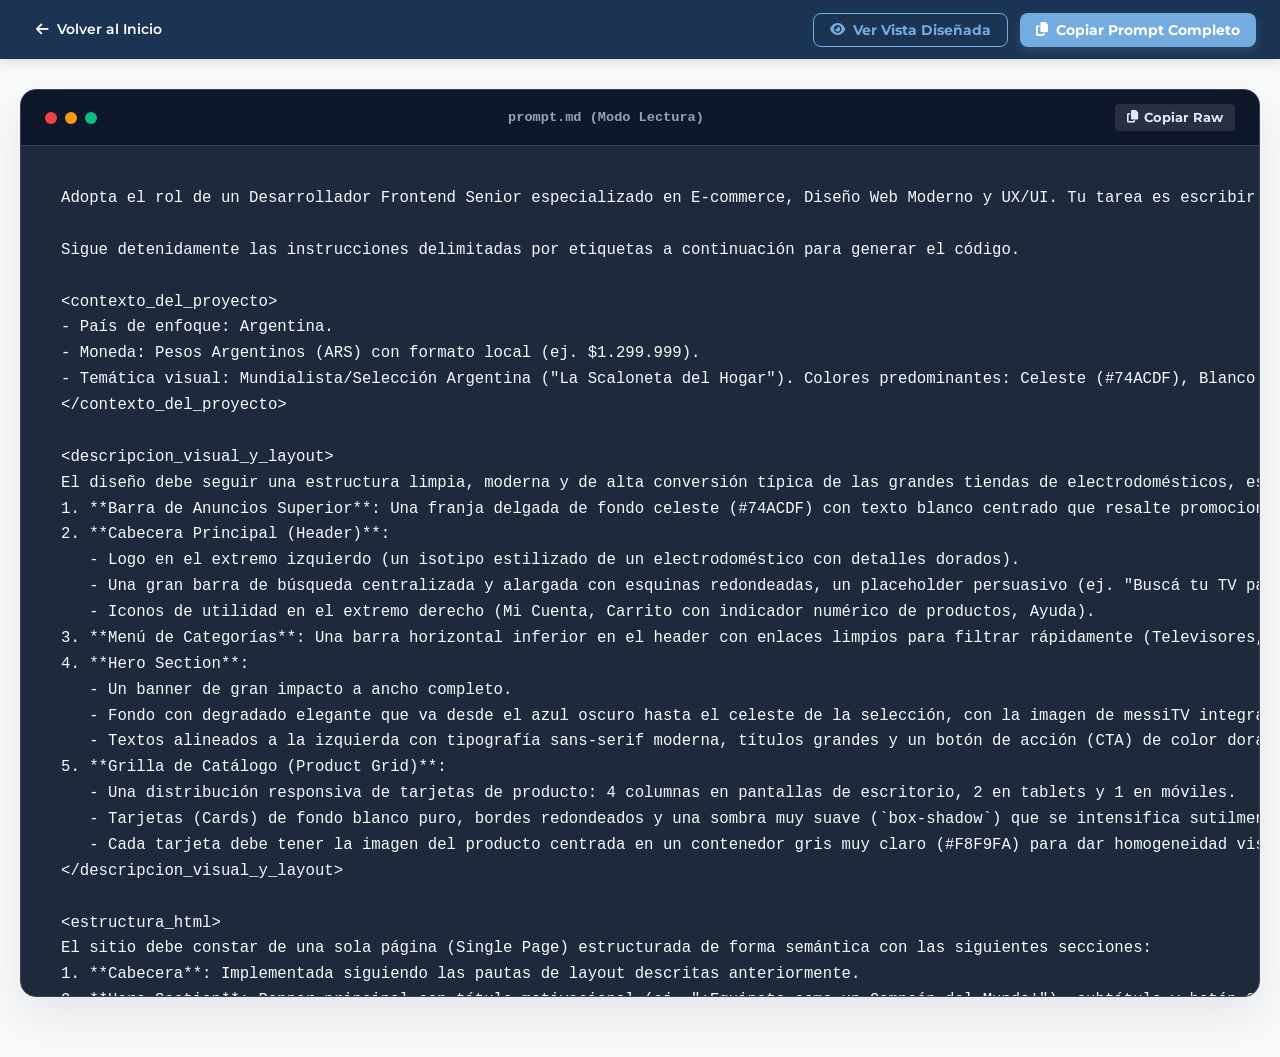
<file: prompt.html>
<!DOCTYPE html>
<html lang="es">

<head>
  <meta charset="UTF-8">
  <meta name="viewport" content="width=device-width, initial-scale=1.0">
  <title>Especificaciones del Prompt | La Scaloneta del Hogar</title>
  <!-- Google Fonts -->
  <link rel="preconnect" href="https://fonts.googleapis.com">
  <link rel="preconnect" href="https://fonts.gstatic.com" crossorigin>
  <link
    href="https://fonts.googleapis.com/css2?family=Montserrat:wght@300;400;500;600;700;800&family=Outfit:wght@400;600;700;800&display=swap"
    rel="stylesheet">
  <!-- Font Awesome Icons -->
  <link rel="stylesheet" href="https://cdnjs.cloudflare.com/ajax/libs/font-awesome/6.4.0/css/all.min.css">
  <!-- Styles -->
  <style>
    :root {
      --color-celeste: #74ACDF;
      --color-celeste-hover: #5A96CE;
      --color-celeste-light: #EBF3FC;
      --color-blanco: #FFFFFF;
      --color-dorado: #D4AF37;
      --color-dorado-light: #FBF7E7;
      --color-azul-oscuro: #0F2A4A;
      --color-azul-profundo: #0A192F;
      --color-gris-fondo: #F8F9FA;
      --color-gris-texto: #4A5568;
      --color-gris-borde: #E2E8F0;

      --font-primary: 'Montserrat', sans-serif;
      --font-header: 'Outfit', sans-serif;

      --border-radius-sm: 8px;
      --border-radius-md: 16px;
      --border-radius-lg: 24px;

      --shadow-sm: 0 4px 6px rgba(10, 25, 47, 0.02);
      --shadow-md: 0 10px 25px rgba(10, 25, 47, 0.05);
      --shadow-lg: 0 20px 40px rgba(10, 25, 47, 0.08);
      --shadow-hover: 0 20px 40px rgba(116, 172, 223, 0.2);
      --transition-normal: all 0.3s cubic-bezier(0.4, 0, 0.2, 1);
    }

    * {
      box-sizing: border-box;
      margin: 0;
      padding: 0;
      scroll-behavior: smooth;
    }

    body {
      font-family: var(--font-primary);
      background-color: var(--color-gris-fondo);
      color: var(--color-azul-profundo);
      line-height: 1.6;
      min-height: 100vh;
      display: flex;
      flex-direction: column;
    }

    /* Top Navigation / Announcement Bar */
    .top-navbar {
      background-color: var(--color-azul-oscuro);
      color: var(--color-blanco);
      width: 100%;
      padding: 12px 24px;
      position: sticky;
      top: 0;
      z-index: 100;
      display: flex;
      justify-content: space-between;
      align-items: center;
      box-shadow: 0 4px 10px rgba(0, 0, 0, 0.1);
      backdrop-filter: blur(10px);
      background-color: rgba(15, 42, 74, 0.95);
    }

    .nav-left {
      display: flex;
      align-items: center;
      gap: 12px;
    }

    .btn-back {
      color: var(--color-blanco);
      text-decoration: none;
      font-weight: 600;
      font-size: 0.9rem;
      display: flex;
      align-items: center;
      gap: 8px;
      transition: var(--transition-normal);
      padding: 6px 12px;
      border-radius: var(--border-radius-sm);
    }

    .btn-back:hover {
      background-color: rgba(255, 255, 255, 0.1);
      color: var(--color-celeste);
    }

    .nav-actions {
      display: flex;
      gap: 12px;
    }

    .btn-action {
      background-color: var(--color-celeste);
      color: var(--color-blanco);
      border: none;
      padding: 8px 16px;
      font-family: var(--font-primary);
      font-weight: 700;
      font-size: 0.85rem;
      border-radius: var(--border-radius-sm);
      cursor: pointer;
      display: flex;
      align-items: center;
      gap: 8px;
      transition: var(--transition-normal);
      box-shadow: 0 4px 10px rgba(116, 172, 223, 0.2);
    }

    .btn-action:hover {
      background-color: var(--color-celeste-hover);
      transform: translateY(-1px);
    }

    .btn-action.secondary {
      background-color: transparent;
      border: 1px solid var(--color-celeste);
      color: var(--color-celeste);
      box-shadow: none;
    }

    .btn-action.secondary:hover {
      background-color: rgba(116, 172, 223, 0.1);
      color: var(--color-blanco);
      border-color: var(--color-blanco);
    }

    /* Main Container Split Layout */
    .main-layout {
      display: none;
      /* hidden by default */
      flex: 1;
      width: 100%;
      max-width: 1300px;
      margin: 0 auto;
      padding: 30px 20px;
      gap: 30px;
      position: relative;
    }

    /* Left Sidebar Navigation */
    .sidebar {
      width: 280px;
      flex-shrink: 0;
      position: sticky;
      top: 90px;
      height: fit-content;
      background-color: var(--color-blanco);
      border-radius: var(--border-radius-md);
      padding: 24px;
      border: 1px solid var(--color-gris-borde);
      box-shadow: var(--shadow-md);
    }

    .sidebar-title {
      font-family: var(--font-header);
      font-size: 1.1rem;
      font-weight: 800;
      color: var(--color-azul-oscuro);
      margin-bottom: 20px;
      padding-bottom: 10px;
      border-bottom: 2px solid var(--color-celeste-light);
      text-transform: uppercase;
      letter-spacing: 0.5px;
    }

    .sidebar-menu {
      list-style: none;
      display: flex;
      flex-direction: column;
      gap: 8px;
    }

    .sidebar-link {
      display: flex;
      align-items: center;
      gap: 12px;
      padding: 12px 16px;
      color: var(--color-gris-texto);
      text-decoration: none;
      font-weight: 600;
      font-size: 0.9rem;
      border-radius: var(--border-radius-sm);
      transition: var(--transition-normal);
      border-left: 3px solid transparent;
    }

    .sidebar-link:hover,
    .sidebar-link.active {
      background-color: var(--color-celeste-light);
      color: var(--color-azul-oscuro);
      border-left-color: var(--color-celeste);
    }

    /* Content Area */
    .content-area {
      flex: 1;
      display: flex;
      flex-direction: column;
      gap: 40px;
      min-width: 0;
      /* Prevents overflow */
    }

    /* Header styling */
    .page-header {
      text-align: center;
      margin-bottom: 10px;
      background: linear-gradient(135deg, var(--color-azul-oscuro) 0%, var(--color-azul-profundo) 100%);
      padding: 40px;
      border-radius: var(--border-radius-lg);
      color: var(--color-blanco);
      box-shadow: var(--shadow-lg);
      position: relative;
      overflow: hidden;
    }

    .page-header::before {
      content: "";
      position: absolute;
      top: -50%;
      left: -50%;
      width: 200%;
      height: 200%;
      background: radial-gradient(circle, rgba(116, 172, 223, 0.1) 0%, transparent 60%);
      pointer-events: none;
    }

    .stars {
      color: var(--color-dorado);
      font-size: 1.5rem;
      margin-bottom: 15px;
      letter-spacing: 5px;
    }

    .page-header h1 {
      font-family: var(--font-header);
      font-size: clamp(1.8rem, 4vw, 2.6rem);
      font-weight: 800;
      margin-bottom: 12px;
      letter-spacing: -0.5px;
    }

    .page-header p {
      font-size: clamp(0.95rem, 2vw, 1.1rem);
      color: var(--color-celeste-light);
      max-width: 700px;
      margin: 0 auto;
      font-weight: 400;
    }

    /* Section card styles */
    .section-card {
      background-color: var(--color-blanco);
      border: 1px solid var(--color-gris-borde);
      border-radius: var(--border-radius-md);
      padding: 32px;
      box-shadow: var(--shadow-md);
      transition: var(--transition-normal);
      scroll-margin-top: 110px;
    }

    .section-card:hover {
      box-shadow: var(--shadow-lg);
      border-color: rgba(116, 172, 223, 0.4);
    }

    .section-header {
      display: flex;
      align-items: center;
      gap: 16px;
      margin-bottom: 24px;
      border-bottom: 1px solid var(--color-gris-borde);
      padding-bottom: 16px;
    }

    .section-icon {
      width: 48px;
      height: 48px;
      background-color: var(--color-celeste-light);
      color: var(--color-celeste);
      border-radius: 50%;
      display: flex;
      align-items: center;
      justify-content: center;
      font-size: 1.3rem;
      flex-shrink: 0;
    }

    .section-title {
      font-family: var(--font-header);
      font-size: 1.5rem;
      font-weight: 700;
      color: var(--color-azul-oscuro);
    }

    /* Introduction Style */
    .intro-box {
      font-size: 1.1rem;
      color: var(--color-azul-oscuro);
      background-color: var(--color-celeste-light);
      border-left: 5px solid var(--color-celeste);
      padding: 20px;
      border-radius: 0 var(--border-radius-sm) var(--border-radius-sm) 0;
      margin-bottom: 20px;
      font-weight: 500;
    }

    /* Contexto del proyecto layout */
    .context-grid {
      display: grid;
      grid-template-columns: repeat(auto-fit, minmax(220px, 1fr));
      gap: 20px;
      margin-top: 20px;
    }

    .context-item {
      background-color: var(--color-gris-fondo);
      border: 1px solid var(--color-gris-borde);
      border-radius: var(--border-radius-sm);
      padding: 20px;
      display: flex;
      flex-direction: column;
      gap: 8px;
    }

    .context-label {
      font-size: 0.75rem;
      font-weight: 700;
      text-transform: uppercase;
      letter-spacing: 0.8px;
      color: var(--color-gris-texto);
    }

    .context-value {
      font-size: 1.1rem;
      font-weight: 700;
      color: var(--color-azul-oscuro);
    }

    /* Palette colors display */
    .color-palette {
      display: flex;
      flex-direction: column;
      gap: 12px;
      background-color: var(--color-gris-fondo);
      border: 1px solid var(--color-gris-borde);
      border-radius: var(--border-radius-sm);
      padding: 20px;
    }

    .color-swatch-container {
      display: grid;
      grid-template-columns: repeat(4, 1fr);
      gap: 12px;
    }

    .color-swatch {
      height: 70px;
      border-radius: var(--border-radius-sm);
      position: relative;
      cursor: pointer;
      display: flex;
      flex-direction: column;
      justify-content: flex-end;
      padding: 10px;
      border: 1px solid var(--color-gris-borde);
      transition: var(--transition-normal);
      overflow: hidden;
    }

    .color-swatch::after {
      content: "COPIAR";
      position: absolute;
      top: 50%;
      left: 50%;
      transform: translate(-50%, -50%) scale(0.8);
      background-color: rgba(10, 25, 47, 0.8);
      color: var(--color-blanco);
      padding: 4px 8px;
      font-size: 0.65rem;
      font-weight: 700;
      border-radius: 4px;
      opacity: 0;
      transition: var(--transition-normal);
    }

    .color-swatch:hover::after {
      opacity: 1;
      transform: translate(-50%, -50%) scale(1);
    }

    .color-swatch:hover {
      transform: translateY(-2px);
      box-shadow: 0 4px 10px rgba(0, 0, 0, 0.1);
    }

    .color-hex {
      font-size: 0.75rem;
      font-weight: 700;
      background-color: rgba(255, 255, 255, 0.9);
      padding: 2px 6px;
      border-radius: 4px;
      align-self: flex-start;
      color: var(--color-azul-profundo);
    }

    /* Layout Visual Map */
    .layout-map {
      background-color: var(--color-gris-fondo);
      border: 1px solid var(--color-gris-borde);
      border-radius: var(--border-radius-md);
      padding: 20px;
      margin-top: 20px;
      display: flex;
      flex-direction: column;
      gap: 12px;
    }

    .layout-box {
      border: 2px dashed var(--color-gris-borde);
      border-radius: var(--border-radius-sm);
      padding: 15px;
      text-align: center;
      font-size: 0.85rem;
      font-weight: 600;
      background-color: var(--color-blanco);
      transition: var(--transition-normal);
      position: relative;
    }

    .layout-box:hover {
      border-color: var(--color-celeste);
      background-color: var(--color-celeste-light);
    }

    .layout-box.top-bar {
      background-color: var(--color-celeste);
      color: var(--color-blanco);
      border-style: solid;
      border-color: var(--color-celeste);
    }

    .layout-box.header-main {
      border-color: var(--color-azul-oscuro);
      display: flex;
      justify-content: space-between;
      align-items: center;
      padding: 15px 30px;
    }

    .layout-box.categories {
      padding: 10px;
      font-size: 0.8rem;
    }

    .layout-box.hero {
      background: linear-gradient(135deg, var(--color-azul-oscuro) 0%, var(--color-celeste) 100%);
      color: var(--color-blanco);
      padding: 40px 20px;
      border-style: solid;
      border-color: var(--color-azul-oscuro);
    }

    .layout-box.hero .btn-cta {
      display: inline-block;
      margin-top: 12px;
      background-color: var(--color-dorado);
      color: var(--color-azul-profundo);
      padding: 6px 16px;
      border-radius: 4px;
      font-weight: 700;
      font-size: 0.75rem;
    }

    .layout-box.product-grid {
      display: grid;
      grid-template-columns: repeat(4, 1fr);
      gap: 12px;
      background: transparent;
      border: none;
      padding: 0;
    }

    .layout-product-card {
      border: 1px solid var(--color-gris-borde);
      border-radius: var(--border-radius-sm);
      padding: 15px;
      background-color: var(--color-blanco);
      text-align: left;
      font-size: 0.8rem;
      display: flex;
      flex-direction: column;
      gap: 8px;
    }

    .layout-product-card .img-placeholder {
      height: 60px;
      background-color: var(--color-gris-fondo);
      border-radius: 4px;
      display: flex;
      align-items: center;
      justify-content: center;
      color: var(--color-gris-texto);
      font-size: 1.2rem;
    }

    .layout-product-card .price {
      font-weight: 700;
      color: var(--color-celeste);
    }

    .layout-product-card .btn-buy {
      background-color: var(--color-celeste);
      color: var(--color-blanco);
      text-align: center;
      padding: 6px;
      border-radius: 4px;
      font-size: 0.75rem;
      font-weight: 600;
    }

    /* HTML structure timeline */
    .timeline {
      position: relative;
      margin-top: 20px;
      padding-left: 30px;
    }

    .timeline::before {
      content: "";
      position: absolute;
      left: 9px;
      top: 10px;
      bottom: 10px;
      width: 2px;
      background-color: var(--color-celeste-light);
    }

    .timeline-item {
      position: relative;
      margin-bottom: 25px;
    }

    .timeline-item::before {
      content: "";
      position: absolute;
      left: -26px;
      top: 6px;
      width: 12px;
      height: 12px;
      border-radius: 50%;
      background-color: var(--color-blanco);
      border: 3px solid var(--color-celeste);
      transition: var(--transition-normal);
    }

    .timeline-item:hover::before {
      background-color: var(--color-dorado);
      border-color: var(--color-dorado);
      transform: scale(1.2);
    }

    .timeline-title {
      font-size: 1.05rem;
      font-weight: 700;
      color: var(--color-azul-oscuro);
      margin-bottom: 6px;
      display: flex;
      align-items: center;
      gap: 8px;
    }

    .timeline-title span {
      background-color: var(--color-celeste-light);
      color: var(--color-celeste);
      padding: 2px 8px;
      border-radius: 12px;
      font-size: 0.75rem;
      font-weight: 800;
    }

    .timeline-content {
      color: var(--color-gris-texto);
      font-size: 0.95rem;
    }

    /* Resources cards layout */
    .resources-grid {
      display: grid;
      grid-template-columns: repeat(auto-fit, minmax(280px, 1fr));
      gap: 20px;
      margin-top: 20px;
    }

    .resource-card {
      background-color: var(--color-gris-fondo);
      border: 1px solid var(--color-gris-borde);
      border-radius: var(--border-radius-sm);
      overflow: hidden;
      display: flex;
      flex-direction: column;
      transition: var(--transition-normal);
    }

    .resource-card:hover {
      transform: translateY(-2px);
      box-shadow: var(--shadow-md);
      border-color: var(--color-celeste);
    }

    .resource-img-container {
      height: 140px;
      width: 100%;
      overflow: hidden;
      background-color: var(--color-gris-borde);
      position: relative;
    }

    .resource-img-container img {
      width: 100%;
      height: 100%;
      object-fit: cover;
      transition: var(--transition-normal);
    }

    .resource-card:hover .resource-img-container img {
      transform: scale(1.05);
    }

    .resource-badge {
      position: absolute;
      top: 10px;
      left: 10px;
      background-color: rgba(10, 25, 47, 0.85);
      color: var(--color-blanco);
      padding: 4px 10px;
      font-size: 0.7rem;
      font-weight: 700;
      border-radius: 20px;
      backdrop-filter: blur(4px);
    }

    .resource-info {
      padding: 16px;
      display: flex;
      flex-direction: column;
      gap: 12px;
      flex-grow: 1;
    }

    .resource-name {
      font-size: 1rem;
      font-weight: 700;
      color: var(--color-azul-oscuro);
    }

    .resource-url-box {
      font-family: monospace;
      font-size: 0.75rem;
      background-color: var(--color-blanco);
      padding: 8px;
      border-radius: 4px;
      border: 1px solid var(--color-gris-borde);
      overflow-x: auto;
      white-space: nowrap;
      color: var(--color-gris-texto);
    }

    .btn-copy-url {
      background-color: var(--color-celeste-light);
      color: var(--color-celeste);
      border: none;
      padding: 6px 12px;
      border-radius: 4px;
      font-size: 0.75rem;
      font-weight: 700;
      cursor: pointer;
      display: flex;
      align-items: center;
      justify-content: center;
      gap: 6px;
      transition: var(--transition-normal);
      margin-top: auto;
    }

    .btn-copy-url:hover {
      background-color: var(--color-celeste);
      color: var(--color-blanco);
    }

    /* JS Features list */
    .js-features {
      display: flex;
      flex-direction: column;
      gap: 20px;
      margin-top: 20px;
    }

    .js-feature-item {
      background-color: var(--color-gris-fondo);
      border-left: 4px solid var(--color-celeste);
      padding: 20px;
      border-radius: 0 var(--border-radius-sm) var(--border-radius-sm) 0;
      display: grid;
      grid-template-columns: 80px 1fr;
      gap: 20px;
      align-items: center;
    }

    .js-feature-icon {
      font-size: 2.2rem;
      color: var(--color-celeste);
      text-align: center;
    }

    .js-feature-text h4 {
      font-size: 1.1rem;
      font-weight: 700;
      color: var(--color-azul-oscuro);
      margin-bottom: 6px;
    }

    .js-feature-text p {
      color: var(--color-gris-texto);
      font-size: 0.95rem;
    }

    /* Technical Restrictions grid */
    .restricciones-grid {
      display: grid;
      grid-template-columns: repeat(auto-fit, minmax(220px, 1fr));
      gap: 20px;
      margin-top: 20px;
    }

    .restricciones-card {
      padding: 24px;
      border-radius: var(--border-radius-sm);
      background-color: var(--color-gris-fondo);
      border: 1px solid var(--color-gris-borde);
      display: flex;
      flex-direction: column;
      gap: 12px;
      transition: var(--transition-normal);
    }

    .restricciones-card:hover {
      border-color: var(--color-dorado);
      background-color: var(--color-dorado-light);
    }

    .restricciones-card.allowed {
      border-left: 4px solid var(--color-celeste);
    }

    .restricciones-card.forbidden {
      border-left: 4px solid #E53E3E;
    }

    .restricciones-card i {
      font-size: 1.5rem;
      margin-bottom: 4px;
    }

    .restricciones-card.allowed i {
      color: var(--color-celeste);
    }

    .restricciones-card.forbidden i {
      color: #E53E3E;
    }

    .restricciones-card h4 {
      font-size: 1rem;
      font-weight: 700;
      color: var(--color-azul-oscuro);
    }

    .restricciones-card p {
      font-size: 0.85rem;
      color: var(--color-gris-texto);
    }

    /* Format of delivery */
    .delivery-files {
      display: flex;
      gap: 16px;
      margin-top: 20px;
      flex-wrap: wrap;
    }

    .delivery-file {
      flex: 1;
      min-width: 180px;
      background-color: var(--color-gris-fondo);
      border: 1px solid var(--color-gris-borde);
      padding: 20px;
      border-radius: var(--border-radius-sm);
      display: flex;
      align-items: center;
      gap: 16px;
      transition: var(--transition-normal);
    }

    .delivery-file:hover {
      transform: translateY(-2px);
      border-color: var(--color-celeste);
      background-color: var(--color-blanco);
    }

    .delivery-file i {
      font-size: 2rem;
    }

    .file-html i {
      color: #E34F26;
    }

    .file-css i {
      color: #1572B6;
    }

    .file-js i {
      color: #F7DF1E;
    }

    .delivery-file-info {
      display: flex;
      flex-direction: column;
    }

    .delivery-file-name {
      font-weight: 700;
      color: var(--color-azul-oscuro);
      font-size: 1rem;
    }

    .delivery-file-type {
      font-size: 0.8rem;
      color: var(--color-gris-texto);
    }

    /* Full-Screen Code Raw View */
    .raw-view-container {
      display: block;
      /* visible by default */
      width: 100%;
      max-width: 1300px;
      /* matched layout width */
      margin: 30px auto 60px;
      padding: 0 20px;
    }

    .code-editor {
      background-color: #1E293B;
      color: #F8FAFC;
      border-radius: var(--border-radius-md);
      box-shadow: var(--shadow-lg);
      border: 1px solid #334155;
      overflow: hidden;
    }

    .code-header {
      background-color: #0F172A;
      padding: 14px 24px;
      display: flex;
      justify-content: space-between;
      align-items: center;
      border-bottom: 1px solid #334155;
    }

    .code-dots {
      display: flex;
      gap: 8px;
    }

    .code-dot {
      width: 12px;
      height: 12px;
      border-radius: 50%;
    }

    .code-dot.red {
      background-color: #EF4444;
    }

    .code-dot.yellow {
      background-color: #F59E0B;
    }

    .code-dot.green {
      background-color: #10B981;
    }

    .code-title {
      font-size: 0.85rem;
      font-family: monospace;
      color: #94A3B8;
      font-weight: 600;
    }

    .btn-copy-code {
      background-color: rgba(255, 255, 255, 0.1);
      color: #E2E8F0;
      border: none;
      padding: 6px 12px;
      font-family: var(--font-primary);
      font-size: 0.8rem;
      font-weight: 700;
      border-radius: 4px;
      cursor: pointer;
      display: flex;
      align-items: center;
      gap: 6px;
      transition: var(--transition-normal);
    }

    .btn-copy-code:hover {
      background-color: rgba(255, 255, 255, 0.2);
      color: var(--color-blanco);
    }

    .code-body {
      padding: 40px;
      /* more spacious padding */
      margin: 0;
      font-family: 'Courier New', Courier, monospace;
      font-size: 0.98rem;
      /* slightly larger font */
      line-height: 1.65;
      /* more line spacing */
      overflow-x: auto;
      max-height: 850px;
      /* taller container */
      overflow-y: auto;
    }

    .code-body pre {
      white-space: pre-wrap;
      word-break: break-all;
    }

    /* Toast Notification */
    .toast {
      position: fixed;
      bottom: 24px;
      right: 24px;
      background-color: var(--color-azul-oscuro);
      color: var(--color-blanco);
      padding: 12px 24px;
      border-radius: var(--border-radius-sm);
      box-shadow: var(--shadow-lg);
      font-size: 0.9rem;
      font-weight: 600;
      display: flex;
      align-items: center;
      gap: 8px;
      transform: translateY(100px);
      opacity: 0;
      transition: all 0.4s cubic-bezier(0.175, 0.885, 0.32, 1.275);
      z-index: 1000;
      border-left: 4px solid var(--color-dorado);
    }

    .toast.show {
      transform: translateY(0);
      opacity: 1;
    }

    .toast i {
      color: var(--color-dorado);
    }

    /* Responsive adjustments */
    @media (max-width: 950px) {
      .main-layout {
        flex-direction: column;
      }

      .sidebar {
        width: 100%;
        position: static;
        margin-bottom: 10px;
      }

      .sidebar-menu {
        flex-direction: row;
        overflow-x: auto;
        padding-bottom: 8px;
        white-space: nowrap;
      }

      .sidebar-link {
        padding: 8px 14px;
        border-left: none;
        border-bottom: 3px solid transparent;
      }

      .sidebar-link.active,
      .sidebar-link:hover {
        border-left-color: transparent;
        border-bottom-color: var(--color-celeste);
      }
    }

    @media (max-width: 600px) {
      .top-navbar {
        flex-direction: column;
        gap: 12px;
        padding: 16px;
        text-align: center;
      }

      .color-swatch-container {
        grid-template-columns: repeat(2, 1fr);
      }

      .layout-box.product-grid {
        grid-template-columns: 1fr;
      }

      .layout-box.header-main {
        flex-direction: column;
        gap: 8px;
        padding: 15px;
      }
    }
  </style>
</head>

<body>

  <!-- Top Navigation Bar -->
  <nav class="top-navbar">
    <div class="nav-left">
      <a href="index.html" class="btn-back">
        <i class="fas fa-arrow-left"></i> Volver al Inicio
      </a>
    </div>
    <div class="nav-actions">
      <button class="btn-action secondary" id="btnToggleView">
        <i class="fas fa-eye"></i> <span id="toggleText">Ver Vista Diseñada</span>
      </button>
      <button class="btn-action" id="btnCopyPrompt">
        <i class="fas fa-copy"></i> Copiar Prompt Completo
      </button>
    </div>
  </nav>

  <!-- Visual Designed View -->
  <div class="main-layout" id="designedView">
    <!-- Sidebar Navigation -->
    <aside class="sidebar">
      <h3 class="sidebar-title">Secciones</h3>
      <ul class="sidebar-menu">
        <li><a href="#intro" class="sidebar-link active" data-sec="intro"><i class="fas fa-info-circle"></i> Rol e
            Intro</a></li>
        <li><a href="#contexto" class="sidebar-link" data-sec="contexto"><i class="fas fa-globe-americas"></i>
            Contexto</a></li>
        <li><a href="#layout" class="sidebar-link" data-sec="layout"><i class="fas fa-layer-group"></i> Diseño &
            Layout</a></li>
        <li><a href="#estructura" class="sidebar-link" data-sec="estructura"><i class="fas fa-code"></i> Estructura
            HTML</a></li>
        <li><a href="#recursos" class="sidebar-link" data-sec="recursos"><i class="fas fa-images"></i> Recursos
            Visuales</a></li>
        <li><a href="#javascript" class="sidebar-link" data-sec="javascript"><i class="fab fa-js"></i> Funcionalidad
            JS</a></li>
        <li><a href="#restricciones" class="sidebar-link" data-sec="restricciones"><i
              class="fas fa-exclamation-triangle"></i> Restricciones</a></li>
        <li><a href="#entrega" class="sidebar-link" data-sec="entrega"><i class="fas fa-file-archive"></i> Formato de
            Entrega</a></li>
      </ul>
    </aside>

    <!-- Content Area -->
    <main class="content-area">
      <!-- Page Header -->
      <header class="page-header">
        <div class="stars">⭐⭐⭐</div>
        <h1>Especificaciones del Prompt</h1>
        <p>Estructura visual, contexto y requerimientos de desarrollo técnico para "La Scaloneta del Hogar".</p>
      </header>

      <!-- Section: Intro -->
      <section id="intro" class="section-card">
        <div class="section-header">
          <div class="section-icon"><i class="fas fa-user-tie"></i></div>
          <h2 class="section-title">Rol & Introducción</h2>
        </div>
        <div class="intro-box">
          Rol: Desarrollador Frontend Senior especializado en E-commerce, Diseño Web Moderno y UX/UI.
        </div>
        <p style="color: var(--color-gris-texto);">
          La tarea principal es escribir el código completo, limpio e inmediatamente funcional para una página web de
          venta de electrodomésticos con temática mundialista argentina, inspirada en la Selección Argentina, Lionel
          Messi y los colores celeste, blanco y dorado.
        </p>
      </section>

      <!-- Section: Contexto -->
      <section id="contexto" class="section-card">
        <div class="section-header">
          <div class="section-icon"><i class="fas fa-globe-americas"></i></div>
          <h2 class="section-title">Contexto del Proyecto</h2>
        </div>
        <p style="color: var(--color-gris-texto); margin-bottom: 20px;">
          Parámetros regionales y de identidad corporativa para la confección del ecommerce:
        </p>
        <div class="context-grid">
          <div class="context-item">
            <span class="context-label">País de Enfoque</span>
            <span class="context-value">Argentina 🇦🇷</span>
          </div>
          <div class="context-item">
            <span class="context-label">Moneda Oficial</span>
            <span class="context-value">Pesos Argentinos (ARS)</span>
            <span style="font-size: 0.8rem; color: var(--color-gris-texto);">Formato local: $1.299.999</span>
          </div>
          <div class="context-item">
            <span class="context-label">Temática Visual</span>
            <span class="context-value">"La Scaloneta del Hogar"</span>
          </div>
        </div>

        <div class="color-palette" style="margin-top: 20px;">
          <span class="context-label" style="margin-bottom: 8px;">Paleta de Colores Predominantes (Hacer click para
            copiar)</span>
          <div class="color-swatch-container">
            <div class="color-swatch" style="background-color: #74ACDF;"
              onclick="copyToClipboard('#74ACDF', 'Color Celeste copiado')">
              <span class="color-hex">#74ACDF</span>
            </div>
            <div class="color-swatch" style="background-color: #FFFFFF;"
              onclick="copyToClipboard('#FFFFFF', 'Color Blanco copiado')">
              <span class="color-hex">#FFFFFF</span>
            </div>
            <div class="color-swatch" style="background-color: #D4AF37;"
              onclick="copyToClipboard('#D4AF37', 'Color Dorado copiado')">
              <span class="color-hex" style="color: #333;">#D4AF37</span>
            </div>
            <div class="color-swatch" style="background-color: #0F2A4A;"
              onclick="copyToClipboard('#0F2A4A', 'Color Azul Oscuro copiado')">
              <span class="color-hex" style="background-color: rgba(255,255,255,0.2); color: #fff;">#0F2A4A</span>
            </div>
          </div>
        </div>
      </section>

      <!-- Section: Layout -->
      <section id="layout" class="section-card">
        <div class="section-header">
          <div class="section-icon"><i class="fas fa-layer-group"></i></div>
          <h2 class="section-title">Diseño Visual y Layout</h2>
        </div>
        <p style="color: var(--color-gris-texto); margin-bottom: 20px;">
          La estructura visual y jerarquía del portal de ventas simulado:
        </p>

        <div class="layout-map">
          <!-- 1. Barra Anuncios -->
          <div class="layout-box top-bar">
            <span>¡12 cuotas sin interés y envío gratis! ⭐⭐⭐</span>
          </div>

          <!-- 2. Header -->
          <div class="layout-box header-main">
            <span style="font-weight: 800; color: var(--color-dorado);"><i class="fas fa-plug"></i> LOGO</span>
            <span
              style="border: 1px solid var(--color-gris-borde); padding: 4px 16px; border-radius: 20px; font-size: 0.75rem; flex-grow: 0.5; text-align: left; color: var(--color-gris-texto);">
              <i class="fas fa-search"></i> Buscá tu TV para ver a la Selección...
            </span>
            <div style="display: flex; gap: 12px; font-size: 0.8rem; color: var(--color-azul-oscuro);">
              <span><i class="fas fa-user"></i> Cuenta</span>
              <span><i class="fas fa-shopping-cart"></i> Carrito (0)</span>
            </div>
          </div>

          <!-- 3. Categorías -->
          <div class="layout-box categories">
            <div
              style="display: flex; justify-content: center; gap: 20px; color: var(--color-azul-oscuro); font-weight: 700;">
              <span>Televisores</span>
              <span>Celulares</span>
              <span>Climatización</span>
              <span>Cocina</span>
              <span>Computación</span>
            </div>
          </div>

          <!-- 4. Hero Section -->
          <div class="layout-box hero">
            <h3 style="font-family: var(--font-header); font-size: 1.4rem;">¡Equipate como un Campeón!</h3>
            <p style="font-size: 0.75rem; color: var(--color-celeste-light); margin-top: 4px;">Fondo degradado azul a
              celeste con imagen de Messi integrada.</p>
            <div class="btn-cta">Comprar Ahora <i class="fas fa-arrow-right"></i></div>
          </div>

          <!-- 5. Product Grid -->
          <div class="layout-box product-grid">
            <div class="layout-product-card">
              <div class="img-placeholder"><i class="fas fa-tv"></i></div>
              <span style="font-weight: 700; color: var(--color-azul-oscuro);">Smart TV 55"</span>
              <span class="price">$1.299.999</span>
              <p style="font-size: 0.7rem; color: var(--color-gris-texto); margin: 4px 0;">¡Tan potente como un remate
                al ángulo!</p>
              <div class="btn-buy">Comprar</div>
            </div>
            <div class="layout-product-card">
              <div class="img-placeholder"><i class="fas fa-mobile-alt"></i></div>
              <span style="font-weight: 700; color: var(--color-azul-oscuro);">Celular Lio-10</span>
              <span class="price">$799.999</span>
              <p style="font-size: 0.7rem; color: var(--color-gris-texto); margin: 4px 0;">Conectividad digna del mejor
                del mundo.</p>
              <div class="btn-buy">Comprar</div>
            </div>
            <div class="layout-product-card">
              <div class="img-placeholder"><i class="fas fa-snowflake"></i></div>
              <span style="font-weight: 700; color: var(--color-azul-oscuro);">Aire Split</span>
              <span class="price">$989.999</span>
              <p style="font-size: 0.7rem; color: var(--color-gris-texto); margin: 4px 0;">Ideal para enfriar el pecho
                del rival.</p>
              <div class="btn-buy">Comprar</div>
            </div>
            <div class="layout-product-card">
              <div class="img-placeholder"><i class="fas fa-laptop"></i></div>
              <span style="font-weight: 700; color: var(--color-azul-oscuro);">Laptop Scaloni</span>
              <span class="price">$1.450.000</span>
              <p style="font-size: 0.7rem; color: var(--color-gris-texto); margin: 4px 0;">Táctica pura para tus
                desarrollos.</p>
              <div class="btn-buy">Comprar</div>
            </div>
          </div>
        </div>
      </section>

      <!-- Section: Estructura HTML -->
      <section id="estructura" class="section-card">
        <div class="section-header">
          <div class="section-icon"><i class="fas fa-code"></i></div>
          <h2 class="section-title">Estructura HTML Requerida</h2>
        </div>
        <p style="color: var(--color-gris-texto); margin-bottom: 20px;">
          El sitio debe ser una sola página (Single Page) estructurada de forma semántica con las siguientes secciones
          en orden:
        </p>

        <div class="timeline">
          <div class="timeline-item">
            <h4 class="timeline-title"><span>1</span> Cabecera (Header)</h4>
            <div class="timeline-content">Diseño de barra superior, buscador optimizado con placeholder e iconos
              utilitarios.</div>
          </div>
          <div class="timeline-item">
            <h4 class="timeline-title"><span>2</span> Hero Section</h4>
            <div class="timeline-content">Banner promocional, slogan motivador, fondo con la foto local de Messi y botón
              CTA.</div>
          </div>
          <div class="timeline-item">
            <h4 class="timeline-title"><span>3</span> Sobre Nosotros (Historia)</h4>
            <div class="timeline-content">Bloque con lema sobre el esfuerzo y la pasión mundialista, adornado con tres
              estrellas doradas.</div>
          </div>
          <div class="timeline-item">
            <h4 class="timeline-title"><span>4</span> Servicios y Beneficios</h4>
            <div class="timeline-content">Iconos de facilidades como "Envío gratis a todo el país", "Garantía de
              Campeones" y "12 cuotas sin interés".</div>
          </div>
          <div class="timeline-item">
            <h4 class="timeline-title"><span>5</span> Catálogo de Electrodomésticos</h4>
            <div class="timeline-content">Grid de 8 productos (Televisor, Celular, Heladera, Estufa, Aire Acondicionado,
              Air Fryer, Cocina y Computadora).</div>
          </div>
          <div class="timeline-item">
            <h4 class="timeline-title"><span>6</span> Testimonios Futboleros</h4>
            <div class="timeline-content">Reseñas de clientes que usen jerga e ingenio futbolero argentino de cancha.
            </div>
          </div>
          <div class="timeline-item">
            <h4 class="timeline-title"><span>7</span> Formulario de Contacto</h4>
            <div class="timeline-content">Campos de Nombre, Email, Teléfono y Mensaje con diseño moderno sin backend.
            </div>
          </div>
          <div class="timeline-item">
            <h4 class="timeline-title"><span>8</span> Pie de Página (Footer)</h4>
            <div class="timeline-content">Derechos reservados, enlaces rápidos a navegación y redes sociales con iconos
              de utilidad.</div>
          </div>
        </div>
      </section>

      <!-- Section: Recursos Visuales -->
      <section id="recursos" class="section-card">
        <div class="section-header">
          <div class="section-icon"><i class="fas fa-images"></i></div>
          <h2 class="section-title">Recursos Visuales Estables</h2>
        </div>
        <p style="color: var(--color-gris-texto);">
          Las URLs oficiales que deben ser usadas para garantizar estabilidad y evitar enlaces rotos. Ninguna imagen
          contiene personas en su primer plano (excepto la imagen Hero):
        </p>

        <div class="resources-grid">
          <!-- Hero -->
          <div class="resource-card">
            <div class="resource-img-container">
              <span class="resource-badge">Hero Image</span>
              <img src="Codex/messiTV.png" alt="Hero Image (Messi)">
            </div>
            <div class="resource-info">
              <div class="resource-name">Hero Image (Messi)</div>
              <div class="resource-url-box">messiTV.png</div>
            </div>
          </div>

          <!-- Smart TV -->
          <div class="resource-card">
            <div class="resource-img-container">
              <span class="resource-badge">Smart TV</span>
              <img src="img/television.avif" alt="Smart TV">
            </div>
            <div class="resource-info">
              <div class="resource-name">Televisión Smart</div>
              <div class="resource-url-box">img/television.avif</div>
            </div>
          </div>

          <!-- Celular -->
          <div class="resource-card">
            <div class="resource-img-container">
              <span class="resource-badge">Celular</span>
              <img src="img/celular.avif" alt="Smartphone">
            </div>
            <div class="resource-info">
              <div class="resource-name">Celular (Smartphone)</div>
              <div class="resource-url-box">img/celular.avif</div>
            </div>
          </div>

          <!-- Heladera -->
          <div class="resource-card">
            <div class="resource-img-container">
              <span class="resource-badge">Heladera</span>
              <img src="img/heladera.avif" alt="Heladera">
            </div>
            <div class="resource-info">
              <div class="resource-name">Heladera (Refrigerador)</div>
              <div class="resource-url-box">img/heladera.avif</div>
            </div>
          </div>

          <!-- Calefactor -->
          <div class="resource-card">
            <div class="resource-img-container">
              <span class="resource-badge">Estufa</span>
              <img src="img/estufa.avif" alt="Estufa">
            </div>
            <div class="resource-info">
              <div class="resource-name">Estufa / Calefactor</div>
              <div class="resource-url-box">img/estufa.avif</div>
            </div>
          </div>

          <!-- Aire Split -->
          <div class="resource-card">
            <div class="resource-img-container">
              <span class="resource-badge">Aire Split</span>
              <img src="img/aire-acondicionado.avif" alt="Aire Split">
            </div>
            <div class="resource-info">
              <div class="resource-name">Aire Acondicionado</div>
              <div class="resource-url-box">img/aire-acondicionado.avif</div>
            </div>
          </div>

          <!-- Air Fryer -->
          <div class="resource-card">
            <div class="resource-img-container">
              <span class="resource-badge">Air Fryer</span>
              <img src="img/air-fryer.avif" alt="Air Fryer">
            </div>
            <div class="resource-info">
              <div class="resource-name">Air Fryer (Freidora de Aire)</div>
              <div class="resource-url-box">img/air-fryer.avif</div>
            </div>
          </div>

          <!-- Cocina -->
          <div class="resource-card">
            <div class="resource-img-container">
              <span class="resource-badge">Cocina</span>
              <img src="img/cocina.avif" alt="Cocina">
            </div>
            <div class="resource-info">
              <div class="resource-name">Cocina a Gas</div>
              <div class="resource-url-box">img/cocina.avif</div>
            </div>
          </div>

          <!-- Laptop -->
          <div class="resource-card">
            <div class="resource-img-container">
              <span class="resource-badge">Computación</span>
              <img src="img/computadora.avif" alt="Laptop">
            </div>
            <div class="resource-info">
              <div class="resource-name">Computadora (Laptop)</div>
              <div class="resource-url-box">img/computadora.avif</div>
            </div>
          </div>
        </div>
      </section>

      <!-- Section: JavaScript -->
      <section id="javascript" class="section-card">
        <div class="section-header">
          <div class="section-icon"><i class="fab fa-js"></i></div>
          <h2 class="section-title">Funcionalidad JavaScript Requerida</h2>
        </div>
        <p style="color: var(--color-gris-texto);">
          Interacciones dinámicas obligatorias usando únicamente JavaScript Vanilla:
        </p>

        <div class="js-features">
          <div class="js-feature-item">
            <div class="js-feature-icon"><i class="fas fa-random"></i></div>
            <div class="js-feature-text">
              <h4>1. Generación de Descripciones Aleatorias</h4>
              <p>Al cargar el sitio, cada tarjeta de electrodoméstico debe recibir una descripción cómica vinculada al
                mundial o la selección ("¡Tan potente como un remate de Messi al ángulo!", "Ideal para enfriar las
                bebidas antes del partido", etc.).</p>
            </div>
          </div>

          <div class="js-feature-item">
            <div class="js-feature-icon"><i class="fas fa-edit"></i></div>
            <div class="js-feature-text">
              <h4>2. Edición Dinámica de Descripciones</h4>
              <p>Cada tarjeta debe poseer un botón "Editar Descripción" que reemplace el texto en caliente con un
                input/textarea o muestre un modal intuitivo. Al finalizar, debe poder Guardar o Cancelar actualizando
                los cambios en la tarjeta.</p>
            </div>
          </div>
        </div>
      </section>

      <!-- Section: Restricciones -->
      <section id="restricciones" class="section-card">
        <div class="section-header">
          <div class="section-icon"><i class="fas fa-exclamation-triangle"></i></div>
          <h2 class="section-title">Restricciones Técnicas</h2>
        </div>
        <p style="color: var(--color-gris-texto);">
          Pautas y limitantes tecnológicas para la realización de la entrega:
        </p>

        <div class="restricciones-grid">
          <div class="restricciones-card allowed">
            <i class="fas fa-check-circle"></i>
            <h4>Tecnologías Base</h4>
            <p>Únicamente HTML5, CSS3 moderno y JS Vanilla nativo. Variables CSS obligatorias.</p>
          </div>
          <div class="restricciones-card forbidden">
            <i class="fas fa-times-circle"></i>
            <h4>No Frameworks</h4>
            <p>Terminantemente prohibido el uso de Tailwind, Bootstrap, React, Vue o similares.</p>
          </div>
          <div class="restricciones-card allowed">
            <i class="fas fa-mobile-alt"></i>
            <h4>Diseño Responsivo</h4>
            <p>Completamente adaptable a móviles, tablets y monitores de escritorio fluidamente.</p>
          </div>
          <div class="restricciones-card forbidden">
            <i class="fas fa-server"></i>
            <h4>Sin Backend</h4>
            <p>No se permite código backend ni dependencias complejas. Iconos por CDN público (FontAwesome/Lucide).</p>
          </div>
        </div>
      </section>

      <!-- Section: Entrega -->
      <section id="entrega" class="section-card">
        <div class="section-header">
          <div class="section-icon"><i class="fas fa-file-archive"></i></div>
          <h2 class="section-title">Formato de Entrega</h2>
        </div>
        <p style="color: var(--color-gris-texto);">
          La solución completa debe ser organizada de forma estricta en los siguientes archivos en la raíz del proyecto:
        </p>

        <div class="delivery-files">
          <div class="delivery-file file-html">
            <i class="fab fa-html5"></i>
            <div class="delivery-file-info">
              <span class="delivery-file-name">index.html</span>
              <span class="delivery-file-type">Maquetado semántico</span>
            </div>
          </div>
          <div class="delivery-file file-css">
            <i class="fab fa-css3-alt"></i>
            <div class="delivery-file-info">
              <span class="delivery-file-name">styles.css</span>
              <span class="delivery-file-type">Estilos personalizados</span>
            </div>
          </div>
          <div class="delivery-file file-js">
            <i class="fab fa-js-square"></i>
            <div class="delivery-file-info">
              <span class="delivery-file-name">app.js</span>
              <span class="delivery-file-type">Controlador de interacciones</span>
            </div>
          </div>
        </div>
      </section>
    </main>
  </div>

  <!-- Raw Code Markdown View -->
  <div class="raw-view-container" id="rawView">
    <div class="code-editor">
      <div class="code-header">
        <div class="code-dots">
          <div class="code-dot red"></div>
          <div class="code-dot yellow"></div>
          <div class="code-dot green"></div>
        </div>
        <div class="code-title">prompt.md (Modo Lectura)</div>
        <button class="btn-copy-code" id="btnCopyCodeInner">
          <i class="fas fa-copy"></i> Copiar Raw
        </button>
      </div>
      <pre class="code-body"><code id="rawCodeText"></code></pre>
    </div>
  </div>

  <!-- Toast Notification element -->
  <div class="toast" id="toast">
    <i class="fas fa-check-circle"></i>
    <span id="toastMessage">Texto copiado con éxito!</span>
  </div>

  <!-- JavaScript logic -->
  <script>
    // Raw Prompt Content in Markdown format
    const rawPromptMarkdown = `Adopta el rol de un Desarrollador Frontend Senior especializado en E-commerce, Diseño Web Moderno y UX/UI. Tu tarea es escribir el código completo e inmediatamente funcional para una página web de venta de electrodomésticos con temática mundialista argentina (inspirada en la Selección Argentina, Lionel Messi y los colores celeste, blanco y dorado).

Sigue detenidamente las instrucciones delimitadas por etiquetas a continuación para generar el código.

<contexto_del_proyecto>
- País de enfoque: Argentina.
- Moneda: Pesos Argentinos (ARS) con formato local (ej. $1.299.999).
- Temática visual: Mundialista/Selección Argentina ("La Scaloneta del Hogar"). Colores predominantes: Celeste (#74ACDF), Blanco (#FFFFFF), Dorado Copa del Mundo (#D4AF37) y detalles en Azul Oscuro para contraste y legibilidad.
</contexto_del_proyecto>

<descripcion_visual_y_layout>
El diseño debe seguir una estructura limpia, moderna y de alta conversión típica de las grandes tiendas de electrodomésticos, estructurada de la siguiente manera:
1. **Barra de Anuncios Superior**: Una franja delgada de fondo celeste (#74ACDF) con texto blanco centrado que resalte promociones mundialistas (ej. "¡12 cuotas sin interés y envío gratis! ⭐⭐⭐").
2. **Cabecera Principal (Header)**: 
   - Logo en el extremo izquierdo (un isotipo estilizado de un electrodoméstico con detalles dorados).
   - Una gran barra de búsqueda centralizada y alargada con esquinas redondeadas, un placeholder persuasivo (ej. "Buscá tu TV para ver a la Selección...") y un botón con icono de lupa.
   - Iconos de utilidad en el extremo derecho (Mi Cuenta, Carrito con indicador numérico de productos, Ayuda).
3. **Menú de Categorías**: Una barra horizontal inferior en el header con enlaces limpios para filtrar rápidamente (Televisores, Celulares, Climatización, Cocina, Computación).
4. **Hero Section**: 
   - Un banner de gran impacto a ancho completo.
   - Fondo con degradado elegante que va desde el azul oscuro hasta el celeste de la selección, con la imagen de messiTV integrada armoniosamente (no sobrepuesta toscamente).
   - Textos alineados a la izquierda con tipografía sans-serif moderna, títulos grandes y un botón de acción (CTA) de color dorado brillante (#D4AF37) que cambie de tono al pasar el cursor (hover).
5. **Grilla de Catálogo (Product Grid)**:
   - Una distribución responsiva de tarjetas de producto: 4 columnas en pantallas de escritorio, 2 en tablets y 1 en móviles.
   - Tarjetas (Cards) de fondo blanco puro, bordes redondeados y una sombra muy suave (\`box-shadow\`) que se intensifica sutilmente al pasar el ratón por encima (efecto hover).
   - Cada tarjeta debe tener la imagen del producto centrada en un contenedor gris muy claro (#F8F9FA) para dar homogeneidad visual, seguida por el título del producto en color oscuro, una etiqueta destacada en celeste o dorado (ej. "¡15% OFF!"), el precio en tipografía grande y negrita, el área de la descripción dinámica, y un botón de "Comprar" ocupando todo el ancho inferior de la tarjeta.
</descripcion_visual_y_layout>

<estructura_html>
El sitio debe constar de una sola página (Single Page) estructurada de forma semántica con las siguientes secciones:
1. **Cabecera**: Implementada siguiendo las pautas de layout descritas anteriormente.
2. **Hero Section**: Banner principal con título motivacional (ej. "¡Equipate como un Campeón del Mundo!"), subtítulo y botón CTA que dirija directamente al catálogo.
3. **Descripción / Sobre Nosotros**: Un bloque estético donde se explica la historia de la tienda bajo el lema del esfuerzo de la selección y la pasión argentina, decorado con tres estrellas doradas.
4. **Servicios / Características Principales**: Sección de beneficios con iconos (ej: "Envío gratis a todo el país", "Garantía de Campeones", "Financiación en 12 cuotas sin interés").
5. **Catálogo de Electrodomésticos**:
   - Grid de productos que muestre los siguientes artículos con precios realistas en pesos argentinos (ARS):
     - Televisión Smart (TV)
     - Celular
     - Heladera
     - Estufa / Calefactor
     - Aire Acondicionado
     - Air Fryer
     - Cocina
     - Computadora
   - Cada tarjeta debe incluir la imagen, el precio, la descripción aleatoria inicial y el botón de "Comprar".
6. **Testimonios / Reseñas de Clientes**: Sección con opiniones de clientes satisfechos expresadas con jerga futbolera argentina (ej. "¡Una compra de diez, más rápido que el Dibu!").
7. **Formulario de Contacto**: Maquetado visual moderno con campos para Nombre, Email, Teléfono y Mensaje (sin funcionalidad backend).
8. **Pie de Página (Footer)**: Enlaces rápidos, copyright y enlaces a redes sociales (iconos simulados).
</estructura_html>

<recursos_visuales_estables>
Usa estrictamente las imagenes de la carpeta img, cada una tiene un nombre que le corresponde al producto a vender (ej. \`televisor.avif\`, \`celular.avif\`, \`heladera.avif\`, \`estufa.avif\`, \`aire-acondicionado.avif\`, \`air-fryer.avif\`, \`cocina.avif\`, \`computadora.avif\`).
Usa la imagen messiTV.png para usarla el Hero.
</recursos_visuales_estables>

<funcionalidad_javascript>
Debes implementar con JavaScript vanilla las siguientes interacciones:
1. **Generación de Descripciones Aleatorias**: Al cargar la página, cada electrodoméstico debe recibir una descripción aleatoria seleccionada de un array de frases predefinidas divertidas y relacionadas con la Scaloneta o el mundial (ej. "¡Tan potente como un remate de Messi al ángulo!", "Ideal para enfriar las bebidas antes del partido", "Rendimiento digno de un Campeón del Mundo").
2. **Modificación de Descripciones**: 
   - Cada tarjeta debe contar con un botón "Editar Descripción".
   - Al hacer clic, debe permitir al usuario editar la descripción directamente en la tarjeta (por ejemplo, reemplazando el texto por un input/textarea en caliente) o abrir un modal sencillo donde pueda modificarla.
   - Debe incluir un botón para "Guardar" o "Cancelar" la edición, actualizando el texto de la descripción en tiempo real en la tarjeta.
</funcionalidad_javascript>

<restricciones_tecnicas>
- Utiliza únicamente HTML5 puro, CSS3 vanilla moderno (utilizando variables CSS para la paleta de colores, Flexbox y CSS Grid para la distribución) y JavaScript vanilla.
- No utilices frameworks de CSS (como Tailwind o Bootstrap) ni frameworks de JS (como React, Vue o Angular).
- El diseño debe ser totalmente responsivo (móvil, tablet y escritorio).
- No agregues funcionalidades backend, bases de datos ni dependencias externas complejas. Si usas iconos, consúmelos mediante CDN público (como FontAwesome o Lucide).
</restricciones_tecnicas>

<formato_de_entrega>
Genera la solución completa organizada de la siguiente manera:
1. Código HTML (\`index.html\`).
2. Código CSS (\`styles.css\`).
3. Código JavaScript (\`app.js\`).
Asegúrate de que todo el código esté limpio, bien estructurado, libre de marcadores de posición (placeholders) e inmediatamente funcional al vincular los archivos.
</formato_de_entrega>`;

    // Populate code block
    document.getElementById('rawCodeText').textContent = rawPromptMarkdown;

    // Toast Notification helper
    function showToast(message) {
      const toast = document.getElementById('toast');
      const toastMsg = document.getElementById('toastMessage');
      toastMsg.textContent = message;
      toast.classList.add('show');
      setTimeout(() => {
        toast.classList.remove('show');
      }, 3000);
    }

    // Copy to clipboard helper
    function copyToClipboard(text, successMessage) {
      navigator.clipboard.writeText(text).then(() => {
        showToast(successMessage || '¡Copiado al portapapeles!');
      }).catch(err => {
        console.error('Error al copiar: ', err);
      });
    }

    // Toggle raw/designed view
    const btnToggleView = document.getElementById('btnToggleView');
    const toggleText = document.getElementById('toggleText');
    const designedView = document.getElementById('designedView');
    const rawView = document.getElementById('rawView');

    let isRawView = true;

    btnToggleView.addEventListener('click', () => {
      isRawView = !isRawView;
      if (isRawView) {
        designedView.style.display = 'none';
        rawView.style.display = 'block';
        toggleText.textContent = 'Ver Vista Diseñada';
        btnToggleView.innerHTML = '<i class="fas fa-eye"></i> <span id="toggleText">Ver Vista Diseñada</span>';
      } else {
        designedView.style.display = 'flex';
        rawView.style.display = 'none';
        toggleText.textContent = 'Ver Markdown Raw';
        btnToggleView.innerHTML = '<i class="fas fa-code"></i> <span id="toggleText">Ver Markdown Raw</span>';
      }
    });

    // Copy prompts hooks
    document.getElementById('btnCopyPrompt').addEventListener('click', () => {
      copyToClipboard(rawPromptMarkdown, '¡Prompt completo copiado!');
    });

    document.getElementById('btnCopyCodeInner').addEventListener('click', () => {
      copyToClipboard(rawPromptMarkdown, '¡Prompt raw copiado!');
    });

    // Sidebar navigation highlighting on scroll
    const sections = document.querySelectorAll('.section-card, #intro');
    const sidebarLinks = document.querySelectorAll('.sidebar-link');

    window.addEventListener('scroll', () => {
      let current = '';

      sections.forEach(section => {
        const sectionTop = section.offsetTop;
        const sectionHeight = section.clientHeight;
        if (pageYOffset >= (sectionTop - 150)) {
          current = section.getAttribute('id');
        }
      });

      sidebarLinks.forEach(link => {
        link.classList.remove('active');
        if (link.getAttribute('data-sec') === current) {
          link.classList.add('active');
        }
      });
    });

    // Sidebar active on click
    sidebarLinks.forEach(link => {
      link.addEventListener('click', () => {
        sidebarLinks.forEach(l => l.classList.remove('active'));
        link.classList.add('active');
      });
    });
  </script>
</body>

</html>
</file>
<file: Antigravity/styles.css>
/* ==========================================================================
   VARIABLES Y SISTEMA DE DISEÑO (ESTILO MUNDIALISTA)
   ========================================================================== */
:root {
  /* Paleta de Colores Albiceleste y Dorado */
  --color-celeste: #74ACDF;
  --color-celeste-hover: #5A96CE;
  --color-celeste-light: #EBF4FC;
  --color-blanco: #FFFFFF;
  --color-dorado: #D4AF37;
  --color-dorado-hover: #B89326;
  --color-dorado-light: #FFF9E6;
  --color-azul-oscuro: #0F2A4A;
  --color-azul-profundo: #0A192F;
  --color-azul-cancha: #0E3D6B;
  
  /* Tonos Neutros */
  --color-gris-fondo: #F8F9FA;
  --color-gris-suave: #F1F5F9;
  --color-gris-borde: #E2E8F0;
  --color-gris-texto: #4A5568;
  --color-gris-medio: #8892B0;
  --color-negro: #1A202C;
  --color-success: #10B981;
  --color-error: #EF4444;

  /* Tipografías */
  --font-primary: 'Montserrat', sans-serif;
  --font-header: 'Outfit', sans-serif;

  /* Sombras y Bordes */
  --border-radius-sm: 8px;
  --border-radius-md: 16px;
  --border-radius-lg: 24px;
  --border-radius-round: 50px;
  
  --shadow-sm: 0 2px 4px rgba(0, 0, 0, 0.04);
  --shadow-md: 0 10px 25px rgba(10, 25, 47, 0.08);
  --shadow-lg: 0 20px 40px rgba(116, 172, 223, 0.15);
  --shadow-gold: 0 10px 20px rgba(212, 175, 55, 0.25);
  
  /* Transiciones */
  --transition-fast: all 0.2s cubic-bezier(0.4, 0, 0.2, 1);
  --transition-normal: all 0.3s cubic-bezier(0.4, 0, 0.2, 1);
}

/* ==========================================================================
   RESET Y ESTILOS GLOBALES
   ========================================================================== */
*, *::before, *::after {
  box-sizing: border-box;
  margin: 0;
  padding: 0;
}

html {
  scroll-behavior: smooth;
  font-size: 16px;
}

body {
  font-family: var(--font-primary);
  background-color: var(--color-gris-fondo);
  color: var(--color-negro);
  line-height: 1.6;
  overflow-x: hidden;
}

a {
  text-decoration: none;
  color: inherit;
  transition: var(--transition-fast);
}

button, input, textarea {
  font-family: inherit;
  border: none;
  outline: none;
}

button {
  cursor: pointer;
  background: none;
}

ul {
  list-style: none;
}

.container {
  max-width: 1200px;
  margin: 0 auto;
  padding: 0 24px;
}

/* ==========================================================================
   COMPONENTES REUTILIZABLES (BOTONES Y SECCIONES)
   ========================================================================== */
.btn {
  display: inline-flex;
  align-items: center;
  justify-content: center;
  gap: 8px;
  padding: 12px 28px;
  font-weight: 700;
  font-size: 0.95rem;
  border-radius: var(--border-radius-round);
  transition: var(--transition-normal);
  text-align: center;
}

.btn-primary {
  background-color: var(--color-celeste);
  color: var(--color-blanco);
}

.btn-primary:hover {
  background-color: var(--color-celeste-hover);
  transform: translateY(-2px);
  box-shadow: 0 5px 15px rgba(116, 172, 223, 0.4);
}

.btn-gold {
  background-color: var(--color-dorado);
  color: var(--color-blanco);
  box-shadow: var(--shadow-gold);
}

.btn-gold:hover {
  background-color: var(--color-dorado-hover);
  transform: translateY(-2px);
  box-shadow: 0 8px 25px rgba(212, 175, 55, 0.4);
}

.btn-secondary {
  background-color: rgba(255, 255, 255, 0.1);
  color: var(--color-blanco);
  border: 1px solid rgba(255, 255, 255, 0.2);
  backdrop-filter: blur(10px);
}

.btn-secondary:hover {
  background-color: var(--color-blanco);
  color: var(--color-azul-profundo);
  transform: translateY(-2px);
}

.btn-sm {
  padding: 8px 20px;
  font-size: 0.85rem;
}

.btn-block {
  width: 100%;
}

.section-title {
  font-family: var(--font-header);
  font-size: 2.25rem;
  font-weight: 800;
  color: var(--color-azul-oscuro);
  margin-bottom: 12px;
}

.section-subtitle {
  font-size: 1.1rem;
  color: var(--color-gris-texto);
  margin-bottom: 40px;
}

.text-center {
  text-align: center;
}

.highlight {
  color: var(--color-dorado);
}

.highlight-celeste {
  color: var(--color-celeste);
  font-weight: 700;
}

/* ==========================================================================
   1. BARRA DE ANUNCIOS SUPERIOR
   ========================================================================== */
.announcement-bar {
  background-color: var(--color-celeste);
  color: var(--color-blanco);
  padding: 10px 0;
  font-size: 0.85rem;
  font-weight: 700;
  text-align: center;
  position: relative;
  z-index: 100;
  box-shadow: var(--shadow-sm);
  overflow: hidden;
}

.announcement-content {
  display: flex;
  align-items: center;
  justify-content: center;
  gap: 10px;
}

.announcement-badge {
  background-color: var(--color-dorado);
  color: var(--color-blanco);
  padding: 2px 8px;
  border-radius: 4px;
  font-size: 0.75rem;
  animation: shine 3s infinite linear;
}

/* ==========================================================================
   2. CABECERA PRINCIPAL (HEADER) Y NAV CATEGORÍAS
   ========================================================================== */
.main-header {
  background-color: var(--color-blanco);
  position: sticky;
  top: 0;
  z-index: 99;
  box-shadow: var(--shadow-sm);
}

.header-container {
  max-width: 1200px;
  margin: 0 auto;
  padding: 18px 24px;
  display: flex;
  align-items: center;
  justify-content: space-between;
  gap: 24px;
}

/* Logo */
.logo-container {
  display: flex;
  align-items: center;
  gap: 12px;
}

.logo-icon {
  background: linear-gradient(135deg, var(--color-azul-oscuro) 0%, var(--color-celeste) 100%);
  color: var(--color-blanco);
  width: 50px;
  height: 50px;
  border-radius: var(--border-radius-md);
  display: flex;
  flex-direction: column;
  align-items: center;
  justify-content: center;
  position: relative;
  box-shadow: var(--shadow-sm);
}

.logo-icon i {
  font-size: 1.4rem;
  margin-top: 2px;
}

.stars-mini {
  font-size: 0.5rem;
  letter-spacing: 1px;
  margin-top: -2px;
}

.logo-text {
  display: flex;
  flex-direction: column;
}

.logo-brand {
  font-family: var(--font-header);
  font-size: 1.25rem;
  font-weight: 800;
  color: var(--color-azul-oscuro);
  letter-spacing: 0.5px;
  line-height: 1.1;
}

.logo-sub {
  font-family: var(--font-primary);
  font-size: 0.75rem;
  font-weight: 700;
  color: var(--color-dorado);
  letter-spacing: 2px;
}

/* Buscador */
.search-container {
  flex-grow: 1;
  max-width: 500px;
}

.search-form {
  display: flex;
  align-items: center;
  background-color: var(--color-gris-suave);
  border: 1px solid var(--color-gris-borde);
  border-radius: var(--border-radius-round);
  padding: 4px 6px 4px 18px;
  transition: var(--transition-fast);
}

.search-form:focus-within {
  background-color: var(--color-blanco);
  border-color: var(--color-celeste);
  box-shadow: 0 0 0 3px rgba(116, 172, 223, 0.2);
}

.search-form input {
  background: none;
  border: none;
  width: 100%;
  padding: 10px 0;
  font-size: 0.9rem;
  color: var(--color-negro);
}

.search-form input::placeholder {
  color: var(--color-gris-medio);
}

.search-form button {
  background-color: var(--color-celeste);
  color: var(--color-blanco);
  width: 38px;
  height: 38px;
  border-radius: 50%;
  display: flex;
  align-items: center;
  justify-content: center;
  transition: var(--transition-fast);
}

.search-form button:hover {
  background-color: var(--color-celeste-hover);
  transform: scale(1.05);
}

/* Utilidades */
.utility-actions {
  display: flex;
  align-items: center;
  gap: 16px;
}

.utility-btn {
  display: flex;
  flex-direction: column;
  align-items: center;
  gap: 4px;
  color: var(--color-azul-oscuro);
  font-size: 0.75rem;
  font-weight: 600;
  transition: var(--transition-fast);
}

.utility-btn i {
  font-size: 1.3rem;
  color: var(--color-azul-oscuro);
}

.utility-btn:hover {
  color: var(--color-celeste);
}

.utility-btn:hover i {
  color: var(--color-celeste);
}

/* Carrito con Badge */
.cart-icon-wrapper {
  position: relative;
}

.cart-badge {
  background-color: var(--color-dorado);
  color: var(--color-blanco);
  font-size: 0.65rem;
  font-weight: 800;
  min-width: 18px;
  height: 18px;
  border-radius: 50%;
  display: flex;
  align-items: center;
  justify-content: center;
  position: absolute;
  top: -8px;
  right: -10px;
  padding: 0 4px;
  border: 2px solid var(--color-blanco);
}

.cart-badge.pulse {
  animation: cart-pop 0.3s ease-out;
}

/* Menú de Categorías */
.categories-nav {
  background-color: var(--color-azul-profundo);
  border-top: 1px solid rgba(255, 255, 255, 0.05);
  overflow-x: auto;
}

.categories-list {
  max-width: 1200px;
  margin: 0 auto;
  padding: 0 24px;
  display: flex;
  align-items: center;
  justify-content: center;
  gap: 8px;
}

.category-btn {
  color: rgba(255, 255, 255, 0.8);
  font-weight: 600;
  font-size: 0.85rem;
  padding: 14px 18px;
  white-space: nowrap;
  display: flex;
  align-items: center;
  gap: 8px;
  border-bottom: 3px solid transparent;
  transition: var(--transition-fast);
}

.category-btn i {
  font-size: 0.95rem;
  color: var(--color-celeste);
}

.category-btn:hover {
  color: var(--color-blanco);
  background-color: rgba(255, 255, 255, 0.02);
}

.category-btn.active {
  color: var(--color-blanco);
  border-bottom-color: var(--color-dorado);
  background-color: rgba(255, 255, 255, 0.05);
}

/* ==========================================================================
   3. HERO SECTION
   ========================================================================== */
.hero-section {
  background-color: var(--color-azul-profundo);
  position: relative;
  padding: 60px 0;
  min-height: 480px;
  display: flex;
  align-items: center;
  color: var(--color-blanco);
  overflow: hidden;
}

.hero-bg-overlay {
  position: absolute;
  top: 0;
  left: 0;
  width: 100%;
  height: 100%;
  background: radial-gradient(circle at 20% 30%, rgba(116, 172, 223, 0.15) 0%, rgba(10, 25, 47, 0) 70%);
  pointer-events: none;
}

.hero-container {
  max-width: 1200px;
  margin: 0 auto;
  padding: 0 24px;
  display: grid;
  grid-template-columns: 1.2fr 0.8fr;
  align-items: center;
  gap: 40px;
  position: relative;
  z-index: 2;
}

.hero-content {
  max-width: 620px;
}

.hero-tag {
  display: inline-flex;
  align-items: center;
  gap: 6px;
  background-color: rgba(212, 175, 55, 0.15);
  border: 1px solid var(--color-dorado);
  color: var(--color-dorado);
  padding: 6px 14px;
  border-radius: var(--border-radius-round);
  font-size: 0.75rem;
  font-weight: 700;
  margin-bottom: 20px;
}

.hero-title {
  font-family: var(--font-header);
  font-size: 3.25rem;
  line-height: 1.15;
  font-weight: 800;
  margin-bottom: 18px;
}

.hero-subtitle {
  font-size: 1.05rem;
  color: var(--color-gris-medio);
  margin-bottom: 30px;
  font-weight: 400;
}

.hero-buttons {
  display: flex;
  gap: 16px;
  flex-wrap: wrap;
}

.hero-image-wrapper {
  position: relative;
  height: 380px;
  border-radius: var(--border-radius-lg);
  overflow: hidden;
  box-shadow: 0 20px 40px rgba(0,0,0,0.3);
}

.hero-img {
  width: 100%;
  height: 100%;
  object-fit: cover;
  object-position: center 20%;
  display: block;
}

/* Máscara de Difuminado en la Imagen de Messi */
.hero-img-overlay {
  display: none;
}

/* ==========================================================================
   4. SECCIÓN DE BENEFICIOS
   ========================================================================== */
.benefits-section {
  background-color: var(--color-blanco);
  padding: 40px 0;
  box-shadow: var(--shadow-sm);
}

.benefits-container {
  max-width: 1200px;
  margin: 0 auto;
  padding: 0 24px;
  display: grid;
  grid-template-columns: repeat(auto-fit, minmax(300px, 1fr));
  gap: 30px;
}

.benefit-card {
  display: flex;
  align-items: flex-start;
  gap: 18px;
  padding: 10px;
}

.benefit-icon {
  background-color: var(--color-celeste-light);
  color: var(--color-celeste);
  width: 54px;
  height: 54px;
  border-radius: 12px;
  display: flex;
  align-items: center;
  justify-content: center;
  font-size: 1.4rem;
  flex-shrink: 0;
}

.benefit-card:nth-child(2) .benefit-icon {
  background-color: var(--color-dorado-light);
  color: var(--color-dorado);
}

.benefit-info h3 {
  font-family: var(--font-header);
  font-size: 1.1rem;
  font-weight: 700;
  color: var(--color-azul-oscuro);
  margin-bottom: 4px;
}

.benefit-info p {
  font-size: 0.85rem;
  color: var(--color-gris-texto);
}

/* ==========================================================================
   5. DESCRIPCIÓN / SOBRE NOSOTROS (HISTORIA)
   ========================================================================== */
.about-section {
  padding: 80px 0;
  background-color: var(--color-celeste-light);
  position: relative;
  overflow: hidden;
}

.about-section::before {
  content: '';
  position: absolute;
  top: -50%;
  left: -20%;
  width: 60%;
  height: 200%;
  background: radial-gradient(circle, rgba(255,255,255,0.7) 0%, rgba(255,255,255,0) 70%);
  transform: rotate(-15deg);
  pointer-events: none;
}

.about-container {
  max-width: 900px;
  margin: 0 auto;
  padding: 0 24px;
  position: relative;
  z-index: 2;
}

.about-stars {
  display: flex;
  justify-content: center;
  gap: 12px;
  margin-bottom: 20px;
}

.gold-star {
  color: var(--color-dorado);
  font-size: 2.2rem;
  text-shadow: 0 0 10px rgba(212, 175, 55, 0.4);
}

.about-lead {
  font-size: 1.25rem;
  font-weight: 500;
  color: var(--color-azul-oscuro);
  margin-bottom: 40px;
  line-height: 1.6;
}

.about-grid {
  display: grid;
  grid-template-columns: repeat(auto-fit, minmax(380px, 1fr));
  gap: 30px;
}

.about-text-block {
  background-color: var(--color-blanco);
  padding: 30px;
  border-radius: var(--border-radius-md);
  box-shadow: var(--shadow-sm);
  border-top: 4px solid var(--color-celeste);
}

.about-text-block:nth-child(2) {
  border-top-color: var(--color-dorado);
}

.about-text-block h3 {
  font-family: var(--font-header);
  font-size: 1.25rem;
  color: var(--color-azul-oscuro);
  margin-bottom: 12px;
  font-weight: 700;
}

.about-text-block p {
  font-size: 0.9rem;
  color: var(--color-gris-texto);
}

/* ==========================================================================
   6. CATÁLOGO DE ELECTRODOMÉSTICOS
   ========================================================================== */
.catalog-section {
  padding: 80px 0;
  background-color: var(--color-gris-fondo);
}

.catalog-header {
  display: flex;
  justify-content: space-between;
  align-items: flex-end;
  margin-bottom: 40px;
  flex-wrap: wrap;
  gap: 20px;
}

.catalog-title-wrapper {
  max-width: 600px;
}

.catalog-results-info {
  font-size: 0.9rem;
  font-weight: 600;
  color: var(--color-gris-texto);
  background-color: var(--color-blanco);
  padding: 8px 18px;
  border-radius: var(--border-radius-round);
  box-shadow: var(--shadow-sm);
}

/* Grilla del Catálogo */
.products-grid {
  display: grid;
  grid-template-columns: repeat(4, 1fr);
  gap: 30px;
}

/* Tarjeta de Producto */
.product-card {
  background-color: var(--color-blanco);
  border-radius: var(--border-radius-md);
  overflow: hidden;
  box-shadow: var(--shadow-sm);
  display: flex;
  flex-direction: column;
  transition: var(--transition-normal);
  border: 1px solid var(--color-gris-borde);
  position: relative;
}

.product-card:hover {
  transform: translateY(-8px);
  box-shadow: var(--shadow-lg);
  border-color: rgba(116, 172, 223, 0.4);
}

/* Contenedor de Imagen */
.product-image-container {
  background-color: var(--color-gris-fondo);
  padding: 24px;
  display: flex;
  align-items: center;
  justify-content: center;
  height: 200px;
  overflow: hidden;
  position: relative;
}

.product-image-container img {
  max-height: 100%;
  max-width: 100%;
  object-fit: contain;
  transition: var(--transition-normal);
}

.product-card:hover .product-image-container img {
  transform: scale(1.08);
}

/* Etiquetas de Promoción */
.product-promo-tag {
  position: absolute;
  top: 12px;
  left: 12px;
  background-color: var(--color-dorado);
  color: var(--color-blanco);
  font-size: 0.75rem;
  font-weight: 800;
  padding: 4px 10px;
  border-radius: var(--border-radius-round);
  box-shadow: 0 4px 10px rgba(212, 175, 55, 0.2);
  z-index: 2;
  text-transform: uppercase;
}

.product-card:nth-child(even) .product-promo-tag {
  background-color: var(--color-celeste);
  box-shadow: 0 4px 10px rgba(116, 172, 223, 0.2);
}

/* Detalles del Producto */
.product-details {
  padding: 20px;
  display: flex;
  flex-direction: column;
  flex-grow: 1;
}

.product-category {
  font-size: 0.7rem;
  font-weight: 700;
  color: var(--color-gris-medio);
  text-transform: uppercase;
  letter-spacing: 1px;
  margin-bottom: 6px;
}

.product-title {
  font-family: var(--font-header);
  font-size: 1.05rem;
  font-weight: 700;
  color: var(--color-azul-oscuro);
  margin-bottom: 8px;
  line-height: 1.3;
  height: 44px; /* Asegura alineamiento */
  display: -webkit-box;
  -webkit-line-clamp: 2;
  -webkit-box-orient: vertical;
  overflow: hidden;
}

.product-price-block {
  margin-bottom: 12px;
}

.product-original-price {
  font-size: 0.8rem;
  color: var(--color-gris-medio);
  text-decoration: line-through;
  display: block;
  line-height: 1;
}

.product-price {
  font-size: 1.45rem;
  font-weight: 800;
  color: var(--color-azul-profundo);
  line-height: 1.2;
}

.product-installments {
  font-size: 0.75rem;
  color: var(--color-success);
  font-weight: 600;
  display: flex;
  align-items: center;
  gap: 4px;
  margin-top: 2px;
}

/* Descripción del Producto */
.product-desc-wrapper {
  margin-bottom: 18px;
  flex-grow: 1;
  position: relative;
}

.product-desc {
  font-size: 0.8rem;
  color: var(--color-gris-texto);
  line-height: 1.5;
  background-color: var(--color-gris-suave);
  padding: 10px 12px;
  border-radius: var(--border-radius-sm);
  border-left: 3px solid var(--color-celeste);
  margin-bottom: 8px;
  height: 72px; /* Altura fija para alineamiento */
  overflow-y: auto;
  font-style: italic;
}

/* Controles de Edición de Descripción */
.edit-desc-btn {
  font-size: 0.75rem;
  font-weight: 700;
  color: var(--color-celeste);
  display: inline-flex;
  align-items: center;
  gap: 4px;
  transition: var(--transition-fast);
  padding: 2px 0;
}

.edit-desc-btn:hover {
  color: var(--color-celeste-hover);
  text-decoration: underline;
}

/* Editor inline */
.edit-form-container {
  display: flex;
  flex-direction: column;
  gap: 8px;
  margin-bottom: 8px;
}

.edit-textarea {
  width: 100%;
  height: 72px;
  font-size: 0.8rem;
  font-family: inherit;
  padding: 8px;
  border: 1px solid var(--color-celeste);
  border-radius: var(--border-radius-sm);
  resize: none;
  background-color: var(--color-blanco);
  color: var(--color-negro);
}

.edit-textarea:focus {
  border-color: var(--color-dorado);
  box-shadow: 0 0 0 2px rgba(212, 175, 55, 0.1);
}

.edit-actions {
  display: flex;
  gap: 6px;
  justify-content: flex-end;
}

.btn-edit-save, .btn-edit-cancel {
  padding: 4px 10px;
  border-radius: 4px;
  font-size: 0.7rem;
  font-weight: 700;
  display: inline-flex;
  align-items: center;
  gap: 4px;
}

.btn-edit-save {
  background-color: var(--color-success);
  color: var(--color-blanco);
}

.btn-edit-save:hover {
  background-color: #059669;
}

.btn-edit-cancel {
  background-color: var(--color-gris-suave);
  color: var(--color-gris-texto);
  border: 1px solid var(--color-gris-borde);
}

.btn-edit-cancel:hover {
  background-color: var(--color-gris-borde);
}

/* Botón Comprar Card */
.btn-buy {
  border-radius: 0 0 var(--border-radius-md) var(--border-radius-md);
  width: 100%;
  padding: 14px;
  font-weight: 700;
  text-transform: uppercase;
  letter-spacing: 0.5px;
  font-size: 0.85rem;
  background-color: var(--color-azul-oscuro);
  color: var(--color-blanco);
  transition: var(--transition-fast);
}

.btn-buy:hover {
  background-color: var(--color-celeste);
}

/* Estado Sin Resultados */
.no-results {
  text-align: center;
  padding: 60px 24px;
  background-color: var(--color-blanco);
  border-radius: var(--border-radius-md);
  box-shadow: var(--shadow-sm);
  border: 1px solid var(--color-gris-borde);
  max-width: 600px;
  margin: 0 auto;
}

.no-results i {
  font-size: 3.5rem;
  color: var(--color-gris-medio);
  margin-bottom: 20px;
}

.no-results h3 {
  font-family: var(--font-header);
  font-size: 1.5rem;
  color: var(--color-azul-oscuro);
  margin-bottom: 8px;
}

.no-results p {
  color: var(--color-gris-texto);
  margin-bottom: 24px;
  font-size: 0.95rem;
}

/* ==========================================================================
   7. TESTIMONIOS / RESEÑAS DE CLIENTES
   ========================================================================== */
.testimonials-section {
  background-color: var(--color-celeste-light);
  padding: 80px 0;
}

.testimonials-grid {
  display: grid;
  grid-template-columns: repeat(3, 1fr);
  gap: 30px;
  margin-top: 40px;
}

.testimonial-card {
  background-color: var(--color-blanco);
  padding: 30px;
  border-radius: var(--border-radius-md);
  box-shadow: var(--shadow-sm);
  display: flex;
  flex-direction: column;
  gap: 16px;
  position: relative;
}

.testimonial-card::before {
  content: '“';
  position: absolute;
  top: 10px;
  left: 20px;
  font-size: 4rem;
  color: rgba(116, 172, 223, 0.2);
  font-family: Georgia, serif;
  line-height: 1;
}

.testimonial-rating {
  color: var(--color-dorado);
  font-size: 0.9rem;
}

.testimonial-text {
  font-size: 0.9rem;
  color: var(--color-gris-texto);
  font-style: italic;
  flex-grow: 1;
  position: relative;
  z-index: 2;
}

.testimonial-user {
  display: flex;
  align-items: center;
  gap: 12px;
  border-top: 1px solid var(--color-gris-borde);
  padding-top: 16px;
}

.user-avatar {
  background: linear-gradient(135deg, var(--color-celeste) 0%, var(--color-dorado) 100%);
  color: var(--color-blanco);
  width: 42px;
  height: 42px;
  border-radius: 50%;
  display: flex;
  align-items: center;
  justify-content: center;
  font-weight: 700;
  font-size: 1.1rem;
}

.user-info h4 {
  font-size: 0.9rem;
  font-weight: 700;
  color: var(--color-azul-oscuro);
}

.user-info span {
  font-size: 0.75rem;
  color: var(--color-gris-medio);
}

/* ==========================================================================
   8. FORMULARIO DE CONTACTO
   ========================================================================== */
.contact-section {
  padding: 80px 0;
  background-color: var(--color-gris-fondo);
}

.contact-container {
  max-width: 650px;
  margin: 0 auto;
  padding: 0 24px;
}

.contact-card {
  background-color: var(--color-blanco);
  padding: 40px;
  border-radius: var(--border-radius-lg);
  box-shadow: var(--shadow-md);
  border: 1px solid var(--color-gris-borde);
  border-top: 6px solid var(--color-dorado);
}

.contact-header-block {
  text-align: center;
  margin-bottom: 30px;
}

.contact-header-block h2 {
  font-family: var(--font-header);
  font-size: 1.8rem;
  font-weight: 800;
  color: var(--color-azul-oscuro);
  margin-bottom: 8px;
}

.contact-header-block p {
  font-size: 0.9rem;
  color: var(--color-gris-texto);
}

.contact-form {
  display: flex;
  flex-direction: column;
  gap: 20px;
}

.form-group {
  display: flex;
  flex-direction: column;
  gap: 6px;
}

.form-group label {
  font-size: 0.8rem;
  font-weight: 700;
  color: var(--color-azul-oscuro);
  text-transform: uppercase;
  letter-spacing: 0.5px;
}

.form-group input, .form-group textarea {
  width: 100%;
  padding: 12px 16px;
  border: 1px solid var(--color-gris-borde);
  border-radius: var(--border-radius-sm);
  background-color: var(--color-gris-fondo);
  font-size: 0.9rem;
  color: var(--color-negro);
  transition: var(--transition-fast);
}

.form-group input:focus, .form-group textarea:focus {
  background-color: var(--color-blanco);
  border-color: var(--color-celeste);
  box-shadow: 0 0 0 3px rgba(116, 172, 223, 0.2);
}

/* Mensaje Exitoso de Formulario */
.contact-success-msg {
  text-align: center;
  padding: 20px 0;
  animation: scale-up 0.4s ease-out;
}

.success-icon {
  font-size: 4rem;
  color: var(--color-success);
  margin-bottom: 16px;
}

.contact-success-msg h3 {
  font-family: var(--font-header);
  font-size: 1.5rem;
  color: var(--color-azul-oscuro);
  margin-bottom: 8px;
}

.contact-success-msg p {
  color: var(--color-gris-texto);
  font-size: 0.95rem;
  margin-bottom: 24px;
}

/* ==========================================================================
   9. PIE DE PÁGINA (FOOTER)
   ========================================================================== */
.main-footer {
  background-color: var(--color-azul-profundo);
  color: var(--color-blanco);
  padding: 60px 0 0 0;
  border-top: 3px solid var(--color-dorado);
}

.footer-container {
  max-width: 1200px;
  margin: 0 auto;
  padding: 0 24px 40px 24px;
  display: grid;
  grid-template-columns: 1.2fr 0.8fr 0.8fr 1.2fr;
  gap: 40px;
}

.footer-col h3 {
  font-family: var(--font-header);
  font-size: 1.15rem;
  color: var(--color-blanco);
  margin-bottom: 20px;
  font-weight: 700;
  position: relative;
  padding-bottom: 8px;
}

.footer-col h3::after {
  content: '';
  position: absolute;
  bottom: 0;
  left: 0;
  width: 40px;
  height: 2px;
  background-color: var(--color-celeste);
}

.footer-about .logo-container {
  margin-bottom: 16px;
}

.footer-about .logo-brand {
  color: var(--color-blanco);
}

.footer-desc {
  font-size: 0.8rem;
  color: var(--color-gris-medio);
  margin-bottom: 16px;
  line-height: 1.6;
}

.stars-footer {
  color: var(--color-dorado);
  font-size: 1.1rem;
  display: flex;
  gap: 6px;
}

.footer-links {
  display: flex;
  flex-direction: column;
  gap: 12px;
}

.footer-links a {
  font-size: 0.85rem;
  color: var(--color-gris-medio);
  display: flex;
  align-items: center;
  gap: 8px;
}

.footer-links a i {
  font-size: 0.65rem;
  color: var(--color-celeste);
  transition: var(--transition-fast);
}

.footer-links a:hover {
  color: var(--color-blanco);
  transform: translateX(4px);
}

.footer-links a:hover i {
  color: var(--color-dorado);
}

/* Redes Sociales y Pagos */
.social-icons {
  display: flex;
  gap: 12px;
  margin-bottom: 24px;
}

.social-icons a {
  background-color: rgba(255, 255, 255, 0.05);
  color: var(--color-blanco);
  width: 38px;
  height: 38px;
  border-radius: 50%;
  display: flex;
  align-items: center;
  justify-content: center;
  font-size: 1rem;
  transition: var(--transition-fast);
  border: 1px solid rgba(255,255,255,0.08);
}

.social-icons a:hover {
  background-color: var(--color-celeste);
  transform: translateY(-3px);
  box-shadow: 0 5px 15px rgba(116, 172, 223, 0.3);
}

.payments-methods h4 {
  font-size: 0.8rem;
  text-transform: uppercase;
  color: var(--color-gris-medio);
  margin-bottom: 10px;
  letter-spacing: 0.5px;
}

.payment-logos {
  display: flex;
  gap: 14px;
  font-size: 1.8rem;
  color: rgba(255, 255, 255, 0.4);
}

.payment-logos i {
  transition: var(--transition-fast);
}

.payment-logos i:hover {
  color: var(--color-celeste);
  transform: scale(1.1);
}

/* Bottom Copyright */
.footer-bottom {
  background-color: #071222;
  padding: 24px 0;
  border-top: 1px solid rgba(255, 255, 255, 0.05);
  text-align: center;
}

.footer-bottom-container {
  max-width: 1200px;
  margin: 0 auto;
  padding: 0 24px;
  display: flex;
  flex-direction: column;
  gap: 8px;
}

.footer-bottom p {
  font-size: 0.75rem;
  color: var(--color-gris-medio);
}

.author-credits {
  color: var(--color-dorado) !important;
  font-weight: 500;
}

/* ==========================================================================
   MODAL DE CARRITO DE COMPRAS
   ========================================================================== */
.modal-overlay {
  position: fixed;
  top: 0;
  left: 0;
  width: 100%;
  height: 100%;
  background-color: rgba(10, 25, 47, 0.65);
  backdrop-filter: blur(5px);
  z-index: 1000;
  display: flex;
  align-items: center;
  justify-content: center;
  opacity: 0;
  pointer-events: none;
  transition: var(--transition-normal);
}

.modal-overlay.active {
  opacity: 1;
  pointer-events: auto;
}

.cart-modal {
  background-color: var(--color-blanco);
  width: 100%;
  max-width: 500px;
  border-radius: var(--border-radius-lg);
  box-shadow: var(--shadow-lg);
  overflow: hidden;
  transform: translateY(30px);
  transition: var(--transition-normal);
}

.modal-overlay.active .cart-modal {
  transform: translateY(0);
}

.cart-modal-header {
  background-color: var(--color-azul-profundo);
  color: var(--color-blanco);
  padding: 20px 24px;
  display: flex;
  align-items: center;
  justify-content: space-between;
  border-bottom: 2px solid var(--color-dorado);
}

.cart-modal-header h3 {
  font-family: var(--font-header);
  font-size: 1.2rem;
  display: flex;
  align-items: center;
  gap: 10px;
}

.close-modal-btn {
  color: var(--color-blanco);
  font-size: 2rem;
  line-height: 0.5;
  transition: var(--transition-fast);
}

.close-modal-btn:hover {
  color: var(--color-dorado);
  transform: scale(1.1);
}

.cart-modal-body {
  padding: 24px;
  max-height: 380px;
  overflow-y: auto;
}

/* Estado del carrito vacío */
.empty-cart-state {
  text-align: center;
  padding: 30px 0;
}

.empty-cart-state i {
  font-size: 3rem;
  color: var(--color-gris-medio);
  margin-bottom: 14px;
}

.empty-cart-state p {
  color: var(--color-gris-texto);
  font-size: 0.95rem;
  margin-bottom: 20px;
}

/* Lista de productos en el carrito */
.cart-items-container {
  display: flex;
  flex-direction: column;
  gap: 16px;
}

.cart-item {
  display: flex;
  align-items: center;
  gap: 16px;
  padding-bottom: 16px;
  border-bottom: 1px solid var(--color-gris-borde);
}

.cart-item-img {
  width: 50px;
  height: 50px;
  border-radius: var(--border-radius-sm);
  background-color: var(--color-gris-fondo);
  padding: 4px;
  display: flex;
  align-items: center;
  justify-content: center;
}

.cart-item-img img {
  max-width: 100%;
  max-height: 100%;
  object-fit: contain;
}

.cart-item-info {
  flex-grow: 1;
}

.cart-item-title {
  font-size: 0.85rem;
  font-weight: 700;
  color: var(--color-azul-oscuro);
  line-height: 1.3;
}

.cart-item-price {
  font-size: 0.85rem;
  color: var(--color-gris-texto);
}

.cart-item-qty {
  display: flex;
  align-items: center;
  gap: 8px;
  margin-top: 4px;
}

.qty-btn {
  background-color: var(--color-gris-suave);
  color: var(--color-azul-oscuro);
  width: 22px;
  height: 22px;
  border-radius: 4px;
  font-weight: 700;
  display: flex;
  align-items: center;
  justify-content: center;
  font-size: 0.8rem;
  transition: var(--transition-fast);
}

.qty-btn:hover {
  background-color: var(--color-celeste-light);
  color: var(--color-celeste);
}

.cart-item-qty-val {
  font-size: 0.8rem;
  font-weight: 700;
}

.remove-item-btn {
  color: var(--color-error);
  font-size: 1rem;
  padding: 4px;
  transition: var(--transition-fast);
}

.remove-item-btn:hover {
  transform: scale(1.1);
}

/* Footer del carrito */
.cart-modal-footer {
  background-color: var(--color-gris-fondo);
  padding: 20px 24px;
  border-top: 1px solid var(--color-gris-borde);
}

.cart-total-row {
  display: flex;
  justify-content: space-between;
  font-size: 1.1rem;
  font-weight: 700;
  color: var(--color-azul-oscuro);
  margin-bottom: 16px;
}

.cart-total-price {
  font-size: 1.25rem;
  color: var(--color-azul-profundo);
  font-weight: 800;
}

.cart-modal-actions {
  display: flex;
  gap: 12px;
}

.cart-modal-actions button {
  flex: 1;
}

/* ==========================================================================
   ANIMACIONES PERSONALIZADAS
   ========================================================================== */
@keyframes shine {
  0% { opacity: 0.85; filter: brightness(1); }
  50% { opacity: 1; filter: brightness(1.2) drop-shadow(0 0 5px rgba(212, 175, 55, 0.6)); }
  100% { opacity: 0.85; filter: brightness(1); }
}

@keyframes pulse-star {
  0% { transform: scale(1); filter: drop-shadow(0 0 2px rgba(212, 175, 55, 0.4)); }
  50% { transform: scale(1.15); filter: drop-shadow(0 0 10px rgba(212, 175, 55, 0.8)); }
  100% { transform: scale(1); filter: drop-shadow(0 0 2px rgba(212, 175, 55, 0.4)); }
}

.animate-pulse-star {
  animation: pulse-star 2s infinite ease-in-out;
}

.delay-1 { animation-delay: 0.4s; }
.delay-2 { animation-delay: 0.8s; }

@keyframes cart-pop {
  0% { transform: scale(1); }
  50% { transform: scale(1.4); background-color: var(--color-celeste); }
  100% { transform: scale(1); }
}

@keyframes scale-up {
  0% { opacity: 0; transform: scale(0.95); }
  100% { opacity: 1; transform: scale(1); }
}

/* ==========================================================================
   RESPONSIVIDAD Y ADAPTACIÓN EN PANTALLAS (MEDIA QUERIES)
   ========================================================================== */

/* Escritorios Medianos y Laptops (hasta 1024px) */
@media (max-width: 1024px) {
  .hero-title {
    font-size: 2.75rem;
  }
  
  .products-grid {
    grid-template-columns: repeat(3, 1fr);
    gap: 20px;
  }
  
  .footer-container {
    grid-template-columns: 1fr 1fr;
    gap: 30px;
  }
}

/* Tablets (hasta 768px) */
@media (max-width: 768px) {
  .header-container {
    flex-direction: column;
    align-items: stretch;
    gap: 16px;
    padding: 14px 20px;
  }

  .logo-container {
    justify-content: center;
  }

  .utility-actions {
    justify-content: space-around;
  }

  .categories-list {
    justify-content: flex-start;
    padding: 0 10px;
  }

  .hero-container {
    grid-template-columns: 1fr;
    gap: 30px;
    text-align: center;
  }

  .hero-content {
    margin: 0 auto;
  }

  .hero-buttons {
    justify-content: center;
  }

  .hero-image-wrapper {
    height: 300px;
    max-width: 450px;
    margin: 0 auto;
  }

  .hero-title {
    font-size: 2.25rem;
  }

  .about-grid {
    grid-template-columns: 1fr;
  }

  .products-grid {
    grid-template-columns: repeat(2, 1fr);
  }

  .testimonials-grid {
    grid-template-columns: 1fr;
    gap: 20px;
  }

  .contact-card {
    padding: 30px 20px;
  }

  .footer-container {
    grid-template-columns: 1fr;
    gap: 30px;
  }
}

/* Móviles (hasta 480px) */
@media (max-width: 480px) {
  .announcement-bar {
    font-size: 0.75rem;
    padding: 8px 10px;
  }
  
  .announcement-content {
    flex-direction: column;
    gap: 4px;
  }

  .hero-title {
    font-size: 1.85rem;
  }

  .hero-subtitle {
    font-size: 0.95rem;
  }

  .hero-buttons {
    flex-direction: column;
    width: 100%;
  }

  .hero-buttons .btn {
    width: 100%;
  }

  .products-grid {
    grid-template-columns: 1fr;
    gap: 24px;
  }

  .catalog-header {
    flex-direction: column;
    align-items: stretch;
  }

  .catalog-results-info {
    text-align: center;
  }

  .benefit-card {
    flex-direction: column;
    align-items: center;
    text-align: center;
  }
}
</file>
<file: Codex/styles.css>
:root {
  --sky: #74acdf;
  --sky-soft: #e8f5ff;
  --white: #ffffff;
  --gold: #d4af37;
  --gold-dark: #b9901f;
  --navy: #071d3a;
  --blue: #123e72;
  --ink: #152033;
  --muted: #687284;
  --line: #dbe5ef;
  --surface: #f8f9fa;
  --shadow: 0 14px 35px rgba(7, 29, 58, 0.09);
  --shadow-strong: 0 20px 42px rgba(7, 29, 58, 0.16);
  --radius: 8px;
  --max-width: 1180px;
}

* {
  box-sizing: border-box;
}

html {
  scroll-behavior: smooth;
}

body {
  margin: 0;
  background: #f4f7fb;
  color: var(--ink);
  font-family: "Inter", Arial, sans-serif;
  line-height: 1.5;
}

img {
  display: block;
  max-width: 100%;
}

a {
  color: inherit;
  text-decoration: none;
}

button,
input,
textarea {
  font: inherit;
}

.sr-only {
  position: absolute;
  width: 1px;
  height: 1px;
  padding: 0;
  margin: -1px;
  overflow: hidden;
  clip: rect(0, 0, 0, 0);
  white-space: nowrap;
  border: 0;
}

.announcement {
  background: var(--sky);
  color: var(--white);
  font-weight: 800;
  text-align: center;
}

.announcement p {
  margin: 0;
  padding: 0.55rem 1rem;
  font-size: 0.92rem;
}

.announcement span,
.stars,
.review-stars {
  color: var(--gold);
  letter-spacing: 0;
}

.site-header {
  position: sticky;
  top: 0;
  z-index: 20;
  background: rgba(255, 255, 255, 0.96);
  border-bottom: 1px solid var(--line);
  box-shadow: 0 8px 24px rgba(7, 29, 58, 0.06);
  backdrop-filter: blur(14px);
}

.header-main {
  display: grid;
  grid-template-columns: auto minmax(220px, 1fr) auto;
  align-items: center;
  gap: 1.25rem;
  max-width: var(--max-width);
  margin: 0 auto;
  padding: 1rem 1.25rem;
}

.brand {
  display: inline-flex;
  align-items: center;
  gap: 0.7rem;
  min-width: max-content;
}

.brand-mark {
  display: grid;
  width: 48px;
  height: 48px;
  place-items: center;
  border: 2px solid rgba(212, 175, 55, 0.85);
  border-radius: var(--radius);
  background: linear-gradient(135deg, var(--white), var(--sky-soft));
  color: var(--blue);
  box-shadow: inset 0 -4px 0 rgba(212, 175, 55, 0.25);
}

.brand-copy {
  display: grid;
  line-height: 1.05;
}

.brand-copy strong {
  color: var(--navy);
  font-size: 1.05rem;
  font-weight: 900;
}

.brand-copy small {
  color: var(--gold-dark);
  font-weight: 800;
}

.search {
  display: flex;
  min-width: 0;
  height: 48px;
  border: 1px solid var(--line);
  border-radius: 999px;
  background: var(--surface);
  overflow: hidden;
}

.search:focus-within {
  border-color: var(--sky);
  box-shadow: 0 0 0 4px rgba(116, 172, 223, 0.22);
}

.search input {
  width: 100%;
  min-width: 0;
  border: 0;
  outline: 0;
  background: transparent;
  padding: 0 1.2rem;
  color: var(--ink);
}

.search button {
  width: 58px;
  border: 0;
  background: var(--navy);
  color: var(--white);
  cursor: pointer;
  transition: background 0.2s ease;
}

.search button:hover {
  background: var(--blue);
}

.utility-nav {
  display: flex;
  align-items: center;
  gap: 0.45rem;
}

.utility-nav a {
  position: relative;
  display: inline-flex;
  align-items: center;
  gap: 0.42rem;
  min-height: 42px;
  padding: 0.55rem 0.65rem;
  border-radius: var(--radius);
  color: var(--navy);
  font-size: 0.9rem;
  font-weight: 700;
}

.utility-nav a:hover,
.category-nav a:hover {
  background: var(--sky-soft);
}

.cart-link b {
  display: grid;
  width: 20px;
  height: 20px;
  place-items: center;
  border-radius: 50%;
  background: var(--gold);
  color: var(--navy);
  font-size: 0.72rem;
}

.category-nav {
  display: flex;
  justify-content: center;
  gap: 0.5rem;
  max-width: var(--max-width);
  margin: 0 auto;
  padding: 0 1.25rem 0.8rem;
  overflow-x: auto;
}

.category-nav a {
  flex: 0 0 auto;
  padding: 0.55rem 0.9rem;
  border-radius: 999px;
  color: var(--blue);
  font-size: 0.92rem;
  font-weight: 800;
}

.hero {
  position: relative;
  display: grid;
  grid-template-columns: 2fr 1fr;
  align-items: stretch;
  min-height: 340px;
  overflow: hidden;
  background:
    radial-gradient(circle at 78% 18%, rgba(212, 175, 55, 0.38), transparent 28%),
    linear-gradient(135deg, var(--navy) 0%, var(--blue) 48%, var(--sky) 100%);
  color: var(--white);
}

.hero-content {
  position: relative;
  z-index: 2;
  align-self: center;
  width: 100%;
  padding: 2.2rem 1.25rem 2.2rem max(1.25rem, calc((100vw - var(--max-width)) / 2));
}

.eyebrow {
  margin: 0 0 0.4rem;
  color: var(--gold);
  font-size: 0.82rem;
  font-weight: 900;
  text-transform: uppercase;
}

.hero h1,
.section-heading h2,
.contact-copy h2 {
  margin: 0;
  color: inherit;
  line-height: 1.05;
  letter-spacing: 0;
}

.hero h1 {
  max-width: 100%;
  font-size: clamp(1.6rem, 4vw, 2.5rem);
  font-weight: 900;
}

.hero-content > p:not(.eyebrow) {
  max-width: 100%;
  margin: 0.5rem 0 1.2rem;
  color: rgba(255, 255, 255, 0.9);
  font-size: 1rem;
}

.cta,
.contact-form button,
.buy-button,
.edit-save {
  display: inline-flex;
  align-items: center;
  justify-content: center;
  min-height: 46px;
  border: 0;
  border-radius: var(--radius);
  background: var(--gold);
  color: var(--navy);
  font-weight: 900;
  cursor: pointer;
  transition: transform 0.2s ease, background 0.2s ease, box-shadow 0.2s ease;
}

.cta {
  padding: 0.85rem 1.35rem;
  box-shadow: 0 14px 28px rgba(212, 175, 55, 0.28);
}

.cta:hover,
.contact-form button:hover,
.buy-button:hover,
.edit-save:hover {
  background: #e5bf48;
  transform: translateY(-2px);
}

.hero-media {
  position: relative;
  min-height: 340px;
}

.hero-media img {
  position: absolute;
  inset: 0;
  width: 100%;
  height: 100%;
  object-fit: cover;
  object-position: center top;
}

.section {
  max-width: var(--max-width);
  margin: 0 auto;
  padding: 4.5rem 1.25rem;
}

.section-heading {
  display: grid;
  gap: 0.4rem;
  max-width: 760px;
  margin-bottom: 2rem;
}

.section-heading h2,
.contact-copy h2 {
  color: var(--navy);
  font-size: clamp(1.8rem, 3vw, 2.8rem);
  font-weight: 900;
}

.about {
  display: grid;
  grid-template-columns: 0.85fr 1.15fr;
  gap: 2rem;
  align-items: center;
}

.about p,
.contact-copy p,
.service-item p,
.review-card p {
  color: var(--muted);
}

.about > p {
  margin: 0;
  font-size: 1.08rem;
}

.service-grid,
.review-grid {
  display: grid;
  grid-template-columns: repeat(3, minmax(0, 1fr));
  gap: 1rem;
}

.service-item,
.review-card {
  min-width: 0;
  border: 1px solid var(--line);
  border-radius: var(--radius);
  background: var(--white);
  padding: 1.35rem;
  box-shadow: 0 8px 20px rgba(7, 29, 58, 0.05);
}

.service-item i {
  display: grid;
  width: 48px;
  height: 48px;
  place-items: center;
  margin-bottom: 1rem;
  border-radius: var(--radius);
  background: var(--sky-soft);
  color: var(--blue);
  font-size: 1.25rem;
}

.service-item h3,
.product-card h3 {
  margin: 0;
  color: var(--navy);
  line-height: 1.2;
}

.service-item p {
  margin: 0.55rem 0 0;
}

.product-grid {
  display: grid;
  grid-template-columns: repeat(4, minmax(0, 1fr));
  gap: 1.2rem;
}

.product-card {
  display: flex;
  min-width: 0;
  min-height: 100%;
  flex-direction: column;
  overflow: hidden;
  border: 1px solid rgba(219, 229, 239, 0.9);
  border-radius: var(--radius);
  background: var(--white);
  box-shadow: var(--shadow);
  transition: transform 0.2s ease, box-shadow 0.2s ease;
}

.product-card:hover {
  transform: translateY(-5px);
  box-shadow: var(--shadow-strong);
}

.product-image {
  display: grid;
  height: 210px;
  place-items: center;
  background: var(--surface);
}

.product-image img {
  width: 100%;
  height: 100%;
  object-fit: cover;
}

.product-content {
  display: flex;
  flex: 1;
  flex-direction: column;
  padding: 1rem;
}

.product-topline {
  display: flex;
  align-items: center;
  justify-content: space-between;
  gap: 0.75rem;
  margin-bottom: 0.65rem;
}

.tag {
  display: inline-flex;
  align-items: center;
  min-height: 28px;
  padding: 0.25rem 0.55rem;
  border-radius: 999px;
  background: var(--sky-soft);
  color: var(--blue);
  font-size: 0.78rem;
  font-weight: 900;
}

.tag.gold {
  background: rgba(212, 175, 55, 0.18);
  color: #7a5a00;
}

.price {
  margin: 0.75rem 0 0.7rem;
  color: var(--navy);
  font-size: 1.55rem;
  font-weight: 900;
}

.description {
  min-height: 72px;
  margin: 0 0 1rem;
  color: var(--muted);
  font-size: 0.94rem;
}

.edit-area {
  display: none;
  margin-bottom: 1rem;
}

.product-card.is-editing .description {
  display: none;
}

.product-card.is-editing .edit-area {
  display: grid;
  gap: 0.55rem;
}

.edit-area textarea {
  width: 100%;
  min-height: 92px;
  resize: vertical;
  border: 1px solid var(--line);
  border-radius: var(--radius);
  padding: 0.75rem;
  color: var(--ink);
  outline: 0;
}

.edit-area textarea:focus,
.contact-form input:focus,
.contact-form textarea:focus {
  border-color: var(--sky);
  box-shadow: 0 0 0 4px rgba(116, 172, 223, 0.22);
}

.edit-actions,
.product-actions {
  display: grid;
  gap: 0.55rem;
}

.product-actions {
  margin-top: auto;
}

.edit-button,
.edit-cancel {
  min-height: 42px;
  border: 1px solid var(--line);
  border-radius: var(--radius);
  background: var(--white);
  color: var(--blue);
  font-weight: 850;
  cursor: pointer;
  transition: border-color 0.2s ease, background 0.2s ease;
}

.edit-button:hover,
.edit-cancel:hover {
  border-color: var(--sky);
  background: var(--sky-soft);
}

.buy-button {
  width: 100%;
}

.review-card p {
  margin: 0.75rem 0 1rem;
  font-size: 1rem;
}

.review-card strong {
  color: var(--navy);
}

.contact {
  display: grid;
  grid-template-columns: 0.85fr 1.15fr;
  gap: 2rem;
  align-items: start;
}

.contact-copy {
  position: sticky;
  top: 150px;
}

.contact-copy p:last-child {
  max-width: 440px;
}

.contact-form {
  display: grid;
  gap: 1rem;
  border: 1px solid var(--line);
  border-radius: var(--radius);
  background: var(--white);
  padding: 1.25rem;
  box-shadow: var(--shadow);
}

.contact-form label {
  display: grid;
  gap: 0.4rem;
  color: var(--navy);
  font-weight: 800;
}

.contact-form input,
.contact-form textarea {
  width: 100%;
  border: 1px solid var(--line);
  border-radius: var(--radius);
  padding: 0.8rem 0.9rem;
  color: var(--ink);
  outline: 0;
}

.site-footer {
  display: grid;
  grid-template-columns: 1.4fr auto auto;
  gap: 2rem;
  align-items: start;
  background: var(--navy);
  color: var(--white);
  padding: 3rem max(1.25rem, calc((100vw - var(--max-width)) / 2));
}

.site-footer p {
  margin: 0.8rem 0 0;
  color: rgba(255, 255, 255, 0.72);
}

.footer-brand .brand-copy strong,
.footer-brand .brand-copy small {
  color: var(--white);
}

.site-footer nav,
.socials {
  display: flex;
  gap: 0.75rem;
}

.site-footer nav {
  flex-direction: column;
}

.site-footer a:hover {
  color: var(--gold);
}

.socials a {
  display: grid;
  width: 42px;
  height: 42px;
  place-items: center;
  border: 1px solid rgba(255, 255, 255, 0.22);
  border-radius: var(--radius);
}

.copyright {
  grid-column: 1 / -1;
  padding-top: 1.5rem;
  border-top: 1px solid rgba(255, 255, 255, 0.14);
  font-size: 0.9rem;
}

@media (max-width: 980px) {
  .header-main {
    grid-template-columns: 1fr auto;
  }

  .search {
    grid-column: 1 / -1;
    grid-row: 2;
  }

  .utility-nav span {
    display: none;
  }

  .hero {
    grid-template-columns: 1fr;
  }

  .hero-content {
    padding-top: 2rem;
    padding-bottom: 1.5rem;
  }

  .hero-media {
    min-height: 220px;
  }

  .about,
  .contact {
    grid-template-columns: 1fr;
  }

  .contact-copy {
    position: static;
  }

  .product-grid {
    grid-template-columns: repeat(2, minmax(0, 1fr));
  }

  .service-grid,
  .review-grid {
    grid-template-columns: 1fr;
  }

  .site-footer {
    grid-template-columns: 1fr;
  }
}

@media (max-width: 620px) {
  .announcement p {
    font-size: 0.82rem;
  }

  .header-main {
    gap: 0.75rem;
    padding: 0.85rem 1rem;
  }

  .brand-mark {
    width: 42px;
    height: 42px;
  }

  .brand-copy strong {
    font-size: 0.95rem;
  }

  .utility-nav {
    gap: 0.1rem;
  }

  .utility-nav a {
    padding: 0.45rem;
  }

  .category-nav {
    justify-content: flex-start;
    padding-inline: 1rem;
  }

  .hero {
    min-height: 0;
  }

  .hero-content {
    padding-inline: 1rem;
  }

  .hero-content > p:not(.eyebrow) {
    font-size: 1rem;
  }

  .section {
    padding: 3.2rem 1rem;
  }

  .product-grid {
    grid-template-columns: 1fr;
  }

  .product-image {
    height: 230px;
  }

  .contact-form {
    padding: 1rem;
  }
}
</file>
